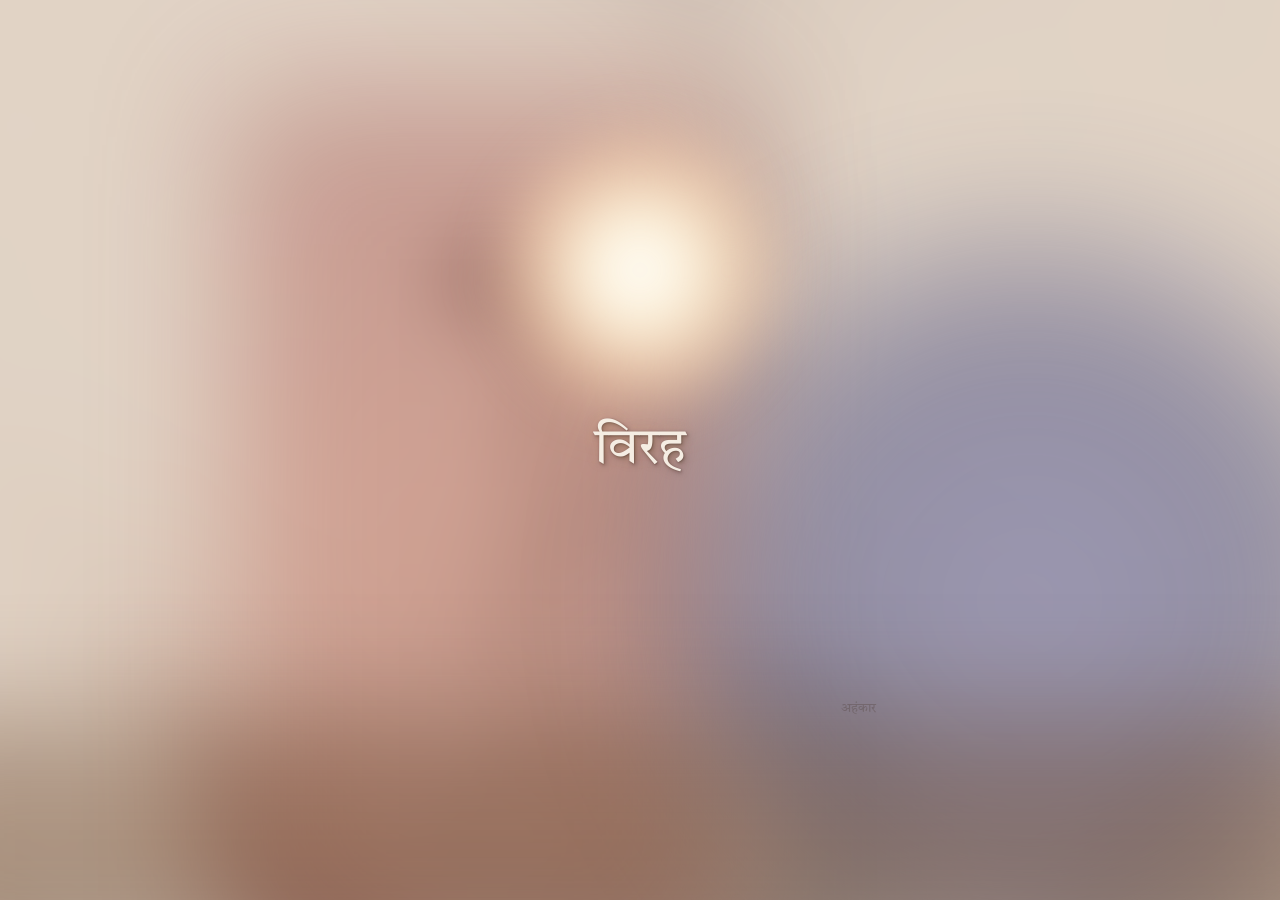
<file: index.html>
<!DOCTYPE html>
<html lang="hi">
<head>
<meta charset="UTF-8">
<meta name="viewport" content="width=device-width, initial-scale=1.0">
<title>बोधिपुरुष</title>
<link href="https://fonts.googleapis.com/css2?family=Tiro+Devanagari+Hindi&display=swap" rel="stylesheet">
<style>
:root {
  --paper: #e3d5c7;
  --ink: #3f2d22;
  --crimson: #8d2f2f;
  --indigo: #343c7a;
}

*,
*::before,
*::after { box-sizing: border-box; margin: 0; padding: 0; }

body {
  font-family: "Tiro Devanagari Hindi", serif;
  background: var(--paper);
  color: var(--ink);
  overflow: hidden;
  opacity: 1;
  transition: opacity 260ms ease;
}

body.page-transition-out { opacity: 0; }

#intro {
  position: fixed;
  inset: 0;
  display: grid;
  place-items: center;
  background: var(--paper);
}

.atm { position: absolute; transition: opacity 1.2s ease; }
.cover-bg { inset: -15%; background: url("book-cover.png") center/cover no-repeat; filter: blur(28px); opacity: .28; transform: scale(1.2); }
.crimson  { width: 500px; height: 900px; left: 18%; top: 10%; background: linear-gradient(180deg,#8d2f2f,#b34a3a,#7a251d); opacity: .35; filter: blur(70px); }
.indigo   { width: 700px; height: 700px; right: -100px; bottom: -50px; border-radius: 50%; background: radial-gradient(circle,#5159a5,#343c7a,#24274f); opacity: .45; filter: blur(80px); }
.earth    { width: 120%; height: 260px; bottom: -80px; left: -10%; background: linear-gradient(180deg,#5f3f2b,#7d573c,#3d291d); opacity: .45; filter: blur(60px); }
.lotus    { width: 300px; height: 300px; left: 50%; top: 30%; transform: translate(-50%,-50%); border-radius: 50%; background: radial-gradient(circle,#fff,rgba(255,245,220,.95),rgba(255,220,180,.55),transparent 75%); filter: blur(25px); }

#stage-word {
  position: absolute;
  left: 50%;
  top: 50%;
  transform: translate(-50%,-50%) scale(1);
  font-size: clamp(38px,8vw,108px);
  color: #f5ede3;
  opacity: 0;
  pointer-events: none;
  white-space: nowrap;
  will-change: transform, opacity;
  text-shadow:
    1px 1px 3px rgba(42,26,14,.32),
    2px 3px 6px rgba(42,26,14,.22),
    4px 5px 11px rgba(50,32,15,.15),
    7px 8px 18px rgba(58,37,16,.10),
    0 0 30px rgba(210,145,50,.16);
}

.cloud-word {
  position: absolute;
  font-family: "Tiro Devanagari Hindi", serif;
  color: var(--ink);
  opacity: 0;
  pointer-events: none;
  white-space: nowrap;
  will-change: transform, opacity;
}

@keyframes blast-in {
  0%   { opacity: 0; transform: translate(-50%,-50%) scale(0.72); }
  35%  { opacity: 1; transform: translate(-50%,-50%) scale(1); }
  65%  { opacity: .65; transform: translate(-50%,-50%) scale(.5); }
  100% { opacity: 1; transform: translate(-50%,-50%) scale(.5); }
}

#cover {
  opacity: 0;
  transform: scale(0.96);
  transition: opacity 700ms ease, transform 700ms ease;
  z-index: 2;
}
#cover.show { opacity: 1; transform: scale(1); }
#cover img {
  width: min(340px, 42vw);
  box-shadow: 0 28px 70px rgba(0,0,0,.28), 0 8px 24px rgba(0,0,0,.15);
}
</style>
</head>
<body>
<div id="intro">
  <div class="atm cover-bg"></div>
  <div class="atm crimson"></div>
  <div class="atm indigo"></div>
  <div class="atm earth"></div>
  <div class="atm lotus"></div>
  <div id="stage-word"></div>
  <div id="cover"><img src="book-cover.png" alt="बोधिपुरुष"></div>
</div>
<script src="assets/js/landing.js" defer></script>
</body>
</html>
</file>
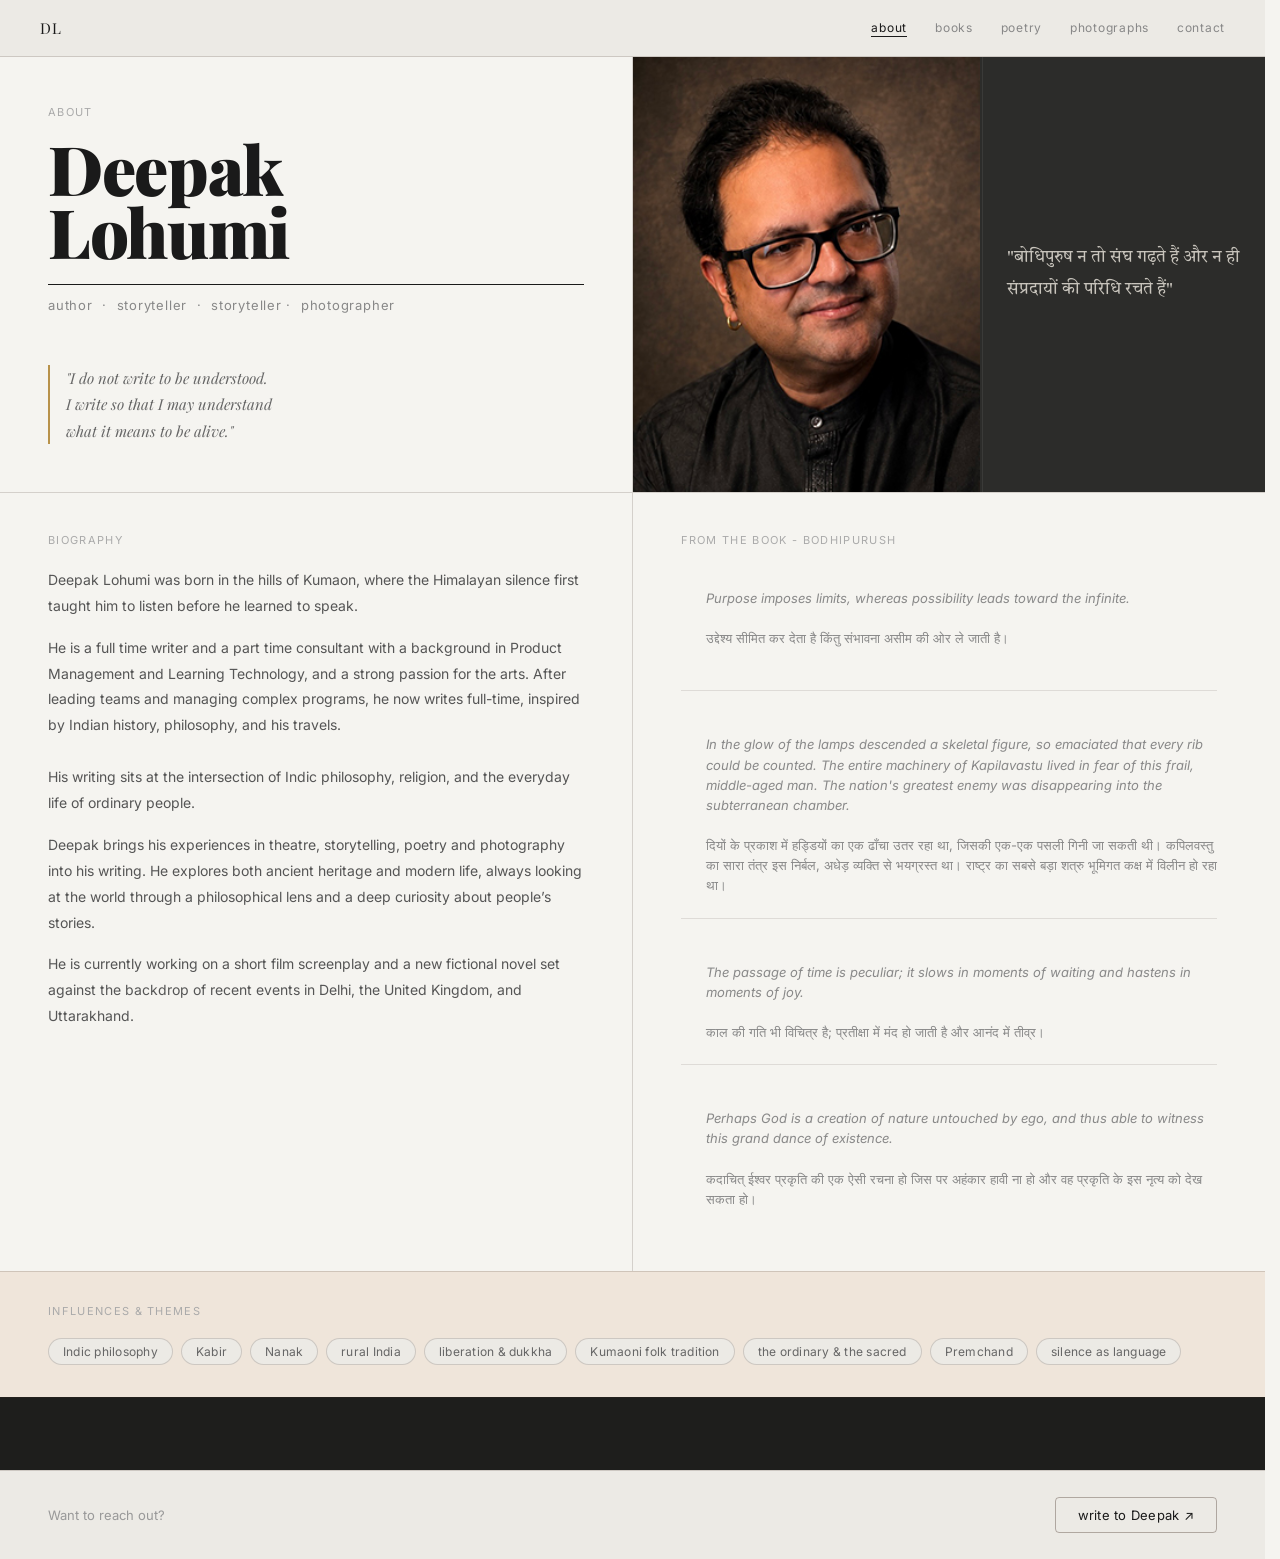
<file: about.html>
<!DOCTYPE html>
<html lang="en">
<head>
<meta charset="UTF-8">
<meta name="viewport" content="width=device-width, initial-scale=1.0">
<title>About — Deepak Lohumi</title>
<link href="https://fonts.googleapis.com/css2?family=Tiro+Devanagari+Hindi&family=Playfair+Display:ital,wght@0,700;0,900;1,400&family=Inter:wght@400;500&display=swap" rel="stylesheet">
<link rel="stylesheet" href="assets/css/common.css">
<style>
:root {
  --paper:#e3d5c7; --paper2:#efe5da; --paper3:#eceae5; --paper4:#f5f4f0;
  --ink:#3f2d22; --ink2:#1a1a1a; --muted:#888; --rule:rgba(63,45,34,.18);
  --gold:#b8924a; --crimson:#8d2f2f; --dark:#1e1e1c; --dark2:#2c2c2a;
}
*,*::before,*::after{box-sizing:border-box;margin:0;padding:0;}
body{font-family:'Inter',sans-serif;background:var(--paper4);color:var(--ink2);overflow-x:hidden;}

/* HERO */
.hero{display:grid;grid-template-columns:1fr 1fr;min-height:420px;}
.hero-left{padding:48px;display:flex;flex-direction:column;justify-content:space-between;border-right:0.5px solid var(--rule);background:var(--paper4);}
.hero-label{font-size:11px;color:#aaa;letter-spacing:.12em;text-transform:uppercase;margin-bottom:18px;}
.hero-name{font-family:'Playfair Display',serif;font-size:clamp(44px,6vw,68px);font-weight:900;color:var(--ink2);line-height:.92;letter-spacing:-.02em;}
.hero-rule{border:none;border-top:1.5px solid var(--ink2);margin:22px 0 12px;}
.hero-tagline{font-size:13px;color:var(--muted);letter-spacing:.06em;}
.hero-quote{font-family:'Playfair Display',serif;font-style:italic;font-size:15px;color:#666;line-height:1.75;border-left:2px solid var(--gold);padding-left:16px;}
.hero-right{background:var(--dark2);display:flex;flex-direction:row;align-items:stretch;}
.portrait-box{flex:0 0 55%;overflow:hidden;}
.portrait-box img{width:100%;height:100%;object-fit:cover;object-position:top center;display:block;}
.hero-right-text{flex:1;padding:32px 24px;display:flex;flex-direction:column;justify-content:center;gap:16px;border-left:0.5px solid #3a3a38;}
.hero-right-text p{font-family:'Tiro Devanagari Hindi',serif;font-size:17px;color:#c8c4bc;line-height:1.9;}

/* BODY */
.body-section{display:grid;grid-template-columns:1fr 1fr;border-top:0.5px solid var(--rule);}
.bio-col{padding:40px 48px;border-right:0.5px solid var(--rule);}
.section-label{font-size:11px;color:#aaa;letter-spacing:.12em;text-transform:uppercase;margin-bottom:20px;}
.bio-para{font-size:14px;color:#555;line-height:1.85;margin-bottom:16px;}
.stats-col{padding:40px 48px;}
.stat-row{display:flex;align-items:baseline;gap:16px;padding-bottom:22px;border-bottom:0.5px solid rgba(63,45,34,.12);margin-bottom:22px;}
.stat-row:last-child{border-bottom:none;margin-bottom:0;}
.stat-num{font-family:'Playfair Display',serif;font-size:40px;font-weight:900;color:var(--ink2);line-height:1;}
.stat-desc{font-size:13px;color:var(--muted);line-height:1.55;}

/* INFLUENCES */
.influences{padding:32px 48px;border-top:0.5px solid var(--rule);background:var(--paper2);}
.chips{display:flex;flex-wrap:wrap;gap:8px;margin-top:16px;}
.chip{font-size:12px;color:#666;border:0.5px solid var(--rule);padding:5px 14px;border-radius:20px;background:var(--paper3);letter-spacing:.02em;}

/* AWARDS */
.awards{padding:36px 48px;border-top:0.5px solid var(--rule);background:var(--dark);}
.awards .section-label{color:#555;}
.award-grid{display:grid;grid-template-columns:1fr 1fr;gap:14px;margin-top:18px;}
.award-item{padding:16px 18px;border:0.5px solid #333;border-radius:6px;}
.award-title{font-size:13px;font-weight:500;color:#d8d5d0;margin-bottom:4px;}
.award-year{font-size:12px;color:#666;}

/* CTA */
.cta{padding:26px 48px;display:flex;align-items:center;justify-content:space-between;background:var(--paper3);border-top:0.5px solid var(--rule);}
.cta-text{font-size:13px;color:#999;}
.cta-btn{font-size:13px;color:var(--ink2);border:0.5px solid rgba(63,45,34,.35);background:transparent;padding:9px 22px;border-radius:4px;cursor:pointer;font-family:'Inter',sans-serif;letter-spacing:.02em;transition:background .2s;}
.cta-btn:hover{background:var(--paper2);}

/* MOBILE */
@media(max-width:768px){
  .hero{grid-template-columns:1fr;min-height:auto;}
  .hero-left{padding:32px 20px;border-right:none;border-bottom:0.5px solid var(--rule);gap:24px;}
  .hero-right{flex-direction:column;min-height:280px;}
  .portrait-box{flex:0 0 440px;}
  .hero-right-text{border-left:none;border-top:0.5px solid #3a3a38;padding:22px 20px;}
  .hero-right-text p{font-size:15px;}
  .body-section{grid-template-columns:1fr;}
  .bio-col{padding:28px 20px;border-right:none;border-bottom:0.5px solid var(--rule);}
  .stats-col{padding:28px 20px;}
  .stat-num{font-size:34px;}
  .influences{padding:24px 20px;}
  .awards{padding:24px 20px;}
  .award-grid{grid-template-columns:1fr;}
  .cta{padding:22px 20px;flex-direction:column;gap:14px;text-align:center;}
}
</style>
</head>
<body>

<div class="mobile-menu" id="mobileMenu">
  <div class="mobile-menu-deco"></div>
  <a href="about.html" class="active">about</a>
  <a href="#">books</a>
  <a href="poetry.html">poetry</a>
  <a href="photographs.html">photographs</a>
  <a href="contact.html">contact</a>
</div>

<nav class="nav">
  <a class="nav-logo nav-logo-link" href="index_.html">DL</a>
  <div class="nav-links">
    <a href="about.html" class="active">about</a>
    <a href="#">books</a>
    <a href="poetry.html">poetry</a>
    <a href="photographs.html">photographs</a>
    <a href="contact.html">contact</a>
  </div>
  <button class="hamburger" id="hamburger"><span></span><span></span><span></span></button>
</nav>

<div class="hero">
  <div class="hero-left">
    <div>
      <div class="hero-label">about</div>
      <div class="hero-name">Deepak<br>Lohumi</div>
      <hr class="hero-rule">
      <div class="hero-tagline">author &nbsp;·&nbsp; storyteller&nbsp; ·&nbsp; storyteller&nbsp;·&nbsp; photographer</div>
    </div>
    <div class="hero-quote">"I do not write to be understood.<br>I write so that I may understand<br>what it means to be alive."</div>
  </div>
  <div class="hero-right">
    <div class="portrait-box"><img src="deepak1.jpg" alt="Deepak Lohumi"></div>
    <div class="hero-right-text">
      <p>"बोधिपुरुष न तो संघ गढ़ते हैं और न ही संप्रदायों की परिधि रचते हैं"</p>
    </div>
  </div>
</div>

<div class="body-section">
  <div class="bio-col">
    <div class="section-label">biography</div>
    <p class="bio-para">Deepak Lohumi was born in the hills of Kumaon, where the Himalayan silence first taught him to listen before he learned to speak.&nbsp;</p>
    <p class="bio-para">He is a full time writer and a part time consultant with a background in Product Management and Learning Technology, and a strong passion for the arts. After leading teams and managing complex programs, he now writes full-time, inspired by Indian history, philosophy, and his travels.<br>
      <br>
      His writing sits at the intersection of Indic philosophy, religion, and the everyday life of ordinary people.&nbsp; </p>
<p class="bio-para">Deepak brings his experiences in theatre, storytelling, poetry and photography into his writing. He explores both ancient heritage and modern life, always looking at the world through a philosophical lens and a deep curiosity about people’s stories.</p>
    <p class="bio-para">He is currently working on a short film screenplay and a new fictional novel set against the backdrop of recent events in Delhi, the United Kingdom, and Uttarakhand.</p>
  </div>
  <div class="stats-col">
    <div class="section-label">from the book - Bodhipurush&nbsp;&nbsp;</div>
    <div class="stat-row"><div class="stat-num">&nbsp;</div><div class="stat-desc"><em>Purpose imposes limits, whereas possibility leads toward the infinite.<br>
    </em> <br>
उद्देश्य सीमित कर देता है किंतु संभावना असीम की ओर&nbsp;ले जाती है। <br>
        <br>
    </div></div>
    <div class="stat-row"><div class="stat-num">&nbsp;</div><div class="stat-desc"><i>In the glow of the lamps descended a skeletal figure, so emaciated that every rib could be counted. The entire machinery of Kapilavastu lived in fear of this frail, middle-aged man. The nation's greatest enemy was disappearing into the subterranean chamber. </i><br>
        <br>
दियों के प्रकाश में हड्डियों का एक ढाँचा उतर रहा था, जिसकी एक-एक पसली गिनी जा सकती थी। कपिलवस्तु का सारा तंत्र इस निर्बल, अधेड़ व्यक्ति से भयग्रस्त था। राष्ट्र का सबसे बड़ा शत्रु भूमिगत कक्ष में विलीन हो रहा था।&nbsp;</div></div>
    <div class="stat-row"><div class="stat-num">&nbsp;</div><div class="stat-desc"><i>The passage of time is peculiar; it slows in moments of waiting and hastens in moments of joy.</i><br>
        <br>
    काल की गति भी विचित्र है; प्रतीक्षा में मंद हो जाती है और आनंद में तीव्र।&nbsp;</div></div>
    <div class="stat-row"><div class="stat-num">&nbsp;</div><div class="stat-desc"><em>Perhaps God is a creation of nature untouched by ego, and thus able to witness this grand dance of existence.</em><br>
<br>
    कदाचित् ईश्वर प्रकृति की एक ऐसी रचना हो जिस पर अहंकार हावी ना हो और वह प्रकृति के इस नृत्य को देख सकता हो।</div></div>
  </div>
</div>

<div class="influences">
  <div class="section-label">influences &amp; themes</div>
  <div class="chips">
    <span class="chip">Indic philosophy</span><span class="chip">Kabir</span><span class="chip">Nanak</span>
    <span class="chip">rural India</span><span class="chip">liberation &amp; dukkha</span><span class="chip">Kumaoni folk tradition</span>
    <span class="chip">the ordinary &amp; the sacred</span><span class="chip">Premchand</span><span class="chip">silence as language</span>
  </div>
</div>

<div class="awards">
  
</div>

<div class="cta">
  <span class="cta-text">Want to reach out?</span>
  <a href="contact.html"><button class="cta-btn">write to Deepak ↗</button></a>
</div>

<script src="assets/js/nav-links.js" defer></script>
<script src="assets/js/nav.js" defer></script>
</body>
</html>
</file>
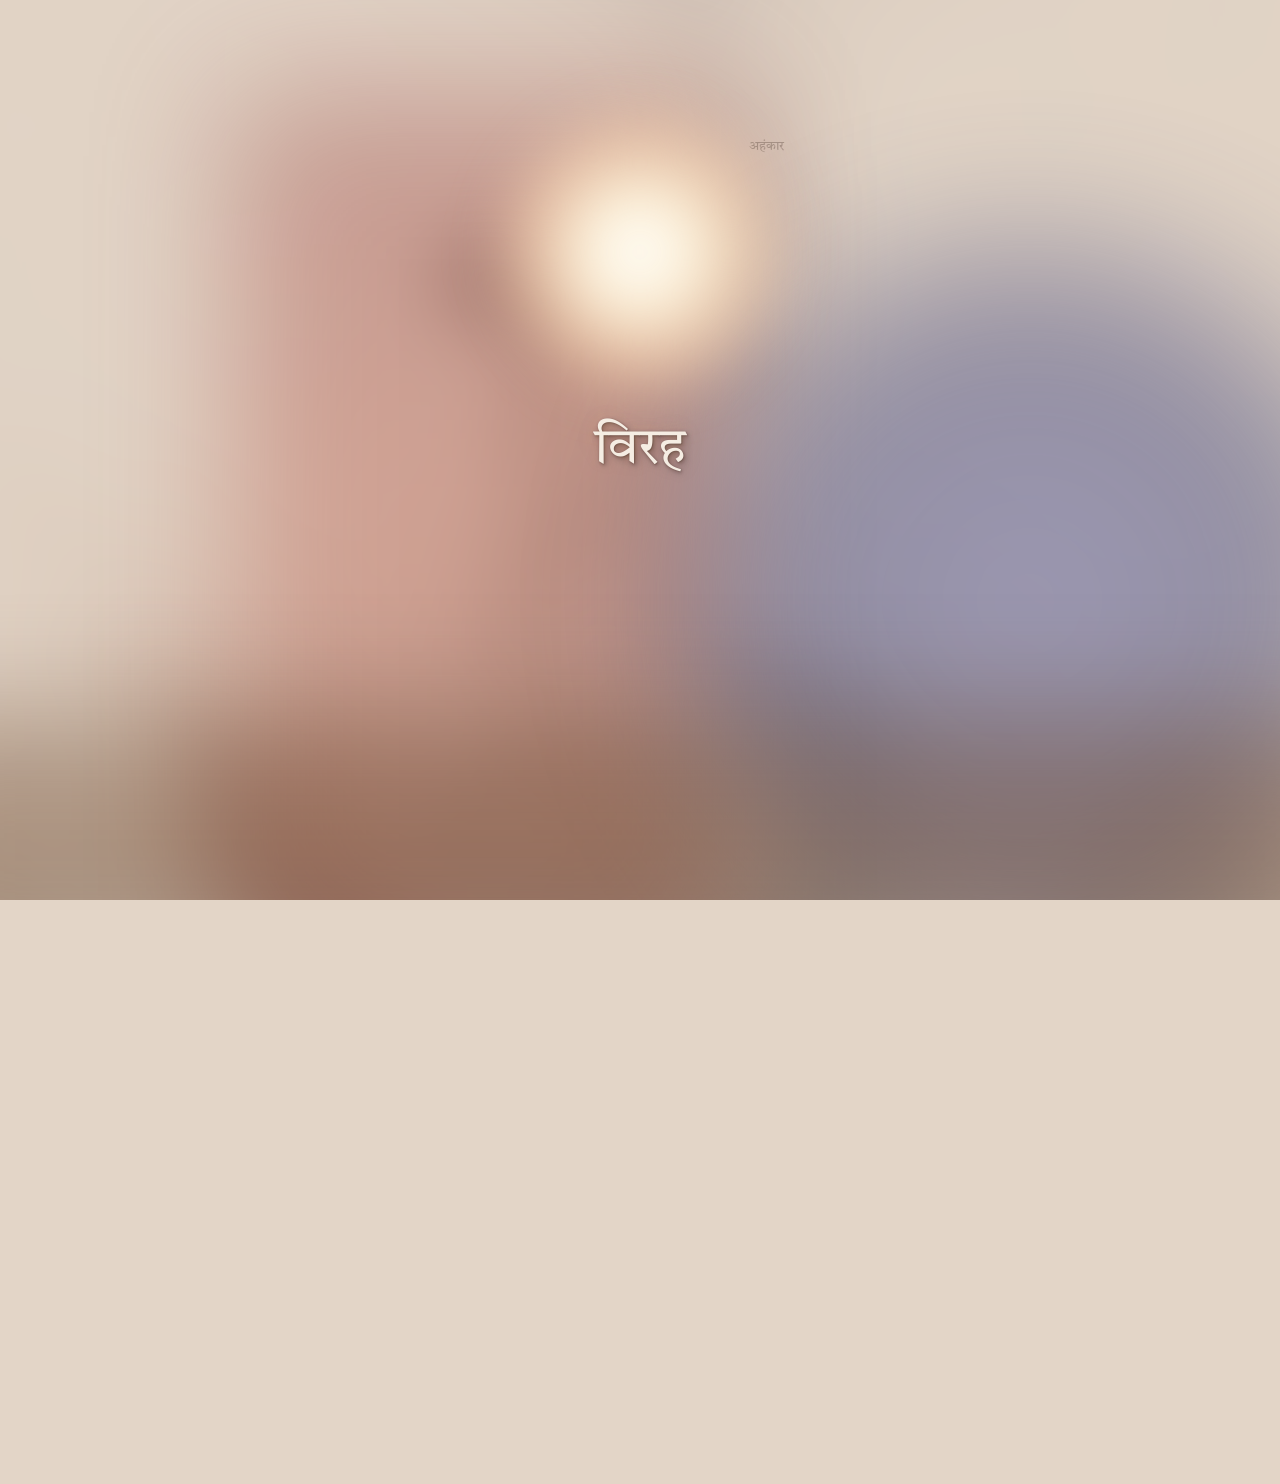
<file: bodhipurush_v3.html>
<!DOCTYPE html>
<html lang="hi">
<head>
<meta charset="UTF-8">
<meta name="viewport" content="width=device-width, initial-scale=1.0">
<title>बोधिपुरुष</title>
<link href="https://fonts.googleapis.com/css2?family=Tiro+Devanagari+Hindi&display=swap" rel="stylesheet">
<style>
:root {
  --paper: #e3d5c7;
  --ink: #3f2d22;
  --gold: #b8924a;
  --crimson: #8d2f2f;
  --indigo: #343c7a;
  --card-bg: rgba(255,255,255,0.45);
}

*, *::before, *::after { box-sizing: border-box; margin: 0; padding: 0; }

body {
  font-family: 'Tiro Devanagari Hindi', serif;
  background: var(--paper);
  color: var(--ink);
  overflow-x: hidden;
}

/* ─── INTRO ─────────────────────────────────── */
#intro {
  position: fixed; inset: 0; z-index: 100;
  background: var(--paper); overflow: hidden;
  transition: opacity 1.6s ease;
}
.atm { position: absolute; transition: opacity 1.8s ease; }
.cover-bg { inset: -15%; background: url('book-cover.png') center/cover no-repeat; filter: blur(28px); opacity: .28; transform: scale(1.2); }
.crimson  { width: 500px; height: 900px; left: 18%; top: 10%; background: linear-gradient(180deg,#8d2f2f,#b34a3a,#7a251d); opacity: .35; filter: blur(70px); }
.indigo   { width: 700px; height: 700px; right: -100px; bottom: -50px; border-radius: 50%; background: radial-gradient(circle,#5159a5,#343c7a,#24274f); opacity: .45; filter: blur(80px); }
.earth    { width: 120%; height: 260px; bottom: -80px; left: -10%; background: linear-gradient(180deg,#5f3f2b,#7d573c,#3d291d); opacity: .45; filter: blur(60px); }
.lotus    { width: 300px; height: 300px; left: 50%; top: 28%; transform: translate(-50%,-50%); border-radius: 50%; background: radial-gradient(circle,#fff,rgba(255,245,220,.95),rgba(255,220,180,.55),transparent 75%); filter: blur(25px); }

/* centre stage word */
#stage-word {
  position: absolute; left: 50%; top: 50%;
  transform: translate(-50%,-50%) scale(1);
  font-size: clamp(38px,8vw,108px);
  font-weight: 400; white-space: nowrap;
  color: #f5ede3;
  opacity: 0;
  pointer-events: none;
  will-change: transform, opacity;
  /* soft depth + wide diffused warm glow */
  text-shadow:
    1px 1px 3px rgba(42,26,14,.32),
    2px 3px 6px rgba(42,26,14,.22),
    4px 5px 11px rgba(50,32,15,.15),
    7px 8px 18px rgba(58,37,16,.10),
    11px 13px 28px rgba(30,10,0,.07),
    18px 20px 45px rgba(20,8,0,.04),
    0 0 30px rgba(210,145,50,.16),
    0 0 70px rgba(185,110,25,.08),
    0 0 130px rgba(140,70,15,.04);
}

/* cloud words — placed by JS */
.cloud-word {
  position: absolute;
  font-family: 'Tiro Devanagari Hindi', serif;
  color: var(--ink);
  opacity: 0;
  pointer-events: none;
  white-space: nowrap;
  will-change: transform, opacity;
}

/* blast pulse on the stage word */
@keyframes blast-in {
  0%   {
    opacity: 0;
    transform: translate(-50%,-50%) scale(0.72);
    text-shadow:
     1px 1px 3px rgba(42,26,14,.16),
     2px 3px 6px rgba(42,26,14,.10),
     4px 5px 11px rgba(50,32,15,.07),
	 7px 8px 18px rgba(58,37,16,.05),
      0 0 20px rgba(210,145,50,.07),
      0 0 50px rgba(185,110,25,.04);
  }
  35%  {
    opacity: 1;
    transform: translate(-50%,-50%) scale(1);
    text-shadow:
      1px 1px 3px rgba(42,26,14,.38),
      2px 3px 6px rgba(42,26,14,.26),
      4px 5px 11px rgba(50,32,15,.18),
      7px 8px 18px rgba(58,37,16,.12),
      11px 13px 28px rgba(30,10,0,.08),
      18px 20px 45px rgba(20,8,0,.05),
      0 0 32px rgba(210,145,50,.32),
      0 0 75px rgba(185,110,25,.16),
      0 0 140px rgba(140,70,15,.08);
  }
  65%  {
    opacity: .65;
    transform: translate(-50%,-50%) scale(.5);
    text-shadow:
      1px 1px 3px rgba(42,26,14,.32),
      2px 3px 6px rgba(42,26,14,.22),
      4px 5px 11px rgba(50,32,15,.15),
      7px 8px 18px rgba(58,37,16,.10),
      11px 13px 28px rgba(30,10,0,.07),
      18px 20px 45px rgba(20,8,0,.04),
      0 0 30px rgba(210,145,50,.16),
      0 0 70px rgba(185,110,25,.08),
      0 0 130px rgba(140,70,15,.04);
  }
  100% {
    opacity: 1;
    transform: translate(-50%,-50%) scale(.5);
  }
}

#cover { position: absolute; inset: 0; display: flex; align-items: center; justify-content: center; opacity: 0; transition: 1.4s cubic-bezier(.4,0,.2,1); }
#cover.show { opacity: 1; }
#cover img { width: min(340px,40vw); }

/* ─── NAV ─── DESKTOP ────────────────────────── */
.nav {
  position: fixed; top: 0; left: 0; right: 0; z-index: 50;
  padding: 18px 40px;
  background: #eceae5;
  display: flex; justify-content: space-between; align-items: center;
  transform: translateY(-100%); opacity: 0;
  transition: transform 1s, opacity 1s;
}
.nav.show { transform: translateY(0); opacity: 1; }
.nav-brand { font-size: 15px; font-weight: 700; letter-spacing: .18em; color: var(--ink); opacity: .7; }
.nav-links { display: flex; gap: 28px; font-size: 15px; }
.nav-links a { color: var(--ink); text-decoration: none; opacity: .75; transition: opacity .2s; }
.nav-links a:hover { opacity: 1; }

/* ─── HAMBURGER (mobile only) ──────────────── */
.hamburger {
  display: none;
  flex-direction: column; gap: 5px;
  cursor: pointer; padding: 4px;
  background: none; border: none;
}
.hamburger span {
  display: block; width: 24px; height: 2px;
  background: var(--ink); border-radius: 2px;
  transition: transform .3s, opacity .3s;
}
.hamburger.open span:nth-child(1) { transform: translateY(7px) rotate(45deg); }
.hamburger.open span:nth-child(2) { opacity: 0; }
.hamburger.open span:nth-child(3) { transform: translateY(-7px) rotate(-45deg); }

/* mobile drawer */
.mobile-menu {
  position: fixed; top: 0; left: 0; right: 0; bottom: 0; z-index: 49;
  background: var(--paper);
  display: flex; flex-direction: column;
  align-items: center; justify-content: center;
  gap: 36px;
  transform: translateX(100%);
  transition: transform .4s cubic-bezier(.77,0,.175,1);
  pointer-events: none;
}
.mobile-menu.open { transform: translateX(0); pointer-events: all; }
.mobile-menu a {
  font-size: 28px; color: var(--ink); text-decoration: none;
  opacity: 0; transform: translateY(20px);
  transition: opacity .3s, transform .3s;
}
.mobile-menu.open a {
  opacity: 1; transform: translateY(0);
}
.mobile-menu.open a:nth-child(1) { transition-delay: .12s; }
.mobile-menu.open a:nth-child(2) { transition-delay: .20s; }
.mobile-menu.open a:nth-child(3) { transition-delay: .28s; }
.mobile-menu.open a:nth-child(4) { transition-delay: .36s; }
.mobile-menu.open a:nth-child(5) { transition-delay: .44s; }
.mobile-menu-accent {
  position: absolute; right: -80px; top: 20%;
  width: 350px; height: 350px; border-radius: 50%;
  background: radial-gradient(circle, rgba(141,47,47,.3), transparent 70%);
  pointer-events: none;
}

/* ─── SITE ───────────────────────────────────── */
#site { opacity: 0; transition: 1s; }
#site.show { opacity: 1; }

/* ─── HERO ───────────────────────────────────── */
.hero {
  min-height: 100svh;
  display: grid;
  grid-template-columns: 1fr 1fr;
  padding-top: 64px;
}
.hero-left {
  display: flex; align-items: center; justify-content: center;
  padding: 60px 48px;
  border-right: 0.5px solid rgba(63,45,34,.15);
}
.hero-cover {
  width: min(280px,38vw);
  box-shadow: 0 28px 70px rgba(0,0,0,.28), 0 8px 24px rgba(0,0,0,.15);
}
.hero-right {
  display: flex; flex-direction: column; justify-content: center;
  padding: 60px 56px 60px 52px;
}
.synopsis-label {
  font-size: 11px; letter-spacing: .14em; text-transform: uppercase;
  color: var(--gold); margin-bottom: 22px; opacity: .85;
}
.synopsis-rule {
  width: 36px; height: 1.5px;
  background: linear-gradient(90deg, var(--crimson), var(--gold));
  margin-bottom: 28px; border: none;
}
.synopsis-text {
  font-size: clamp(14px,1.1vw,16px);
  line-height: 2.1;
  color: var(--ink);
  opacity: .82;
}
.scroll-ind {
  margin-top: 40px; display: flex; flex-direction: column;
  align-items: flex-start; gap: 8px; font-size: 12px; opacity: .4;
  letter-spacing: .08em;
}
.scroll-line { width: 1px; height: 32px; background: linear-gradient(to bottom, transparent, var(--gold)); }
@media (max-width: 768px) {
  .hero { grid-template-columns: 1fr; min-height: auto; padding-top: 56px; }
  .hero-left { padding: 40px 24px 32px; border-right: none; border-bottom: 0.5px solid rgba(63,45,34,.15); }
  .hero-cover { width: min(220px, 60vw); }
  .hero-right { padding: 36px 24px 48px; }
  .synopsis-text { font-size: 15px; line-height: 2.0; }
  .scroll-ind { align-items: center; margin-top: 32px; }
}

/* ═══════════════════════════════════════════════
   DESKTOP SCRUBBER
═══════════════════════════════════════════════ */
.scrubber-desktop {
  padding: 90px 40px 100px;
  background: #efe5da;
}
.scrubber-desktop h2 {
  text-align: center; margin-bottom: 64px;
  font-size: clamp(22px,3vw,34px); letter-spacing: .05em;
}

.track-wrap {
  max-width: 1060px; margin: 0 auto;
  position: relative; padding: 0 8px;
}

/* the line */
.track-line {
  height: 2px;
  background: #ccb9a6;
  position: relative;
  margin: 0 8px;
}
.track-fill {
  position: absolute; left: 0; top: 0; height: 100%; width: 0;
  background: linear-gradient(90deg, var(--crimson), var(--gold), var(--indigo));
  transition: width .45s cubic-bezier(.4,0,.2,1);
}

/* nodes row */
.nodes-row {
  display: flex;
  justify-content: space-between;
  position: relative;
  top: -9px;
  padding: 0 0;
}
.node-btn {
  display: flex; flex-direction: column; align-items: center;
  gap: 10px; cursor: pointer; position: relative;
  background: none; border: none;
  padding: 0 4px 0;
}
.node-dot {
  width: 16px; height: 16px; border-radius: 50%;
  background: #fff; border: 2px solid var(--gold);
  transition: transform .25s, background .25s, box-shadow .25s;
}
.node-btn:hover .node-dot,
.node-btn.active .node-dot {
  background: var(--gold);
  transform: scale(1.5);
  box-shadow: 0 0 22px rgba(184,146,74,.5);
}
.node-btn.visited .node-dot { background: #d9c08c; }
.node-label {
  font-size: 12px; color: var(--ink); opacity: .55;
  transition: opacity .25s;
  white-space: nowrap;
  margin-top: 6px;
  letter-spacing: .03em;
}
.node-btn:hover .node-label,
.node-btn.active .node-label { opacity: 1; font-weight: 600; }

/* tooltip above node */
.node-tooltip {
  position: absolute;
  bottom: calc(100% + 14px);
  left: 50%; transform: translateX(-50%);
  background: var(--ink); color: var(--paper);
  padding: 6px 12px; border-radius: 8px;
  font-size: 13px; white-space: nowrap;
  pointer-events: none;
  opacity: 0; transform: translateX(-50%) translateY(6px);
  transition: opacity .2s, transform .2s;
}
.node-tooltip::after {
  content: ''; position: absolute; top: 100%; left: 50%;
  transform: translateX(-50%);
  border: 6px solid transparent;
  border-top-color: var(--ink);
}
.node-btn:hover .node-tooltip {
  opacity: 1; transform: translateX(-50%) translateY(0);
}

/* detail card – desktop */
.detail-card {
  max-width: 680px; margin: 60px auto 0;
  background: var(--card-bg);
  border-radius: 18px; padding: 36px 40px;
  text-align: center;
  backdrop-filter: blur(6px);
  border: 1px solid rgba(184,146,74,.2);
  transition: opacity .3s;
}
.detail-chapter-num {
  font-size: 13px; letter-spacing: .12em; opacity: .55;
  text-transform: uppercase; margin-bottom: 10px;
}
.detail-chapter-name { font-size: 28px; margin-bottom: 12px; }
.detail-chapter-desc { font-size: 16px; opacity: .7; line-height: 1.7; }

/* ═══════════════════════════════════════════════
   MOBILE SWIPE CAROUSEL
═══════════════════════════════════════════════ */
.scrubber-mobile {
  display: none;
  padding: 60px 0 80px;
  background: #efe5da;
  overflow: hidden;
}
.scrubber-mobile h2 {
  text-align: center; margin-bottom: 40px;
  font-size: 24px; padding: 0 20px;
}

/* progress dots */
.progress-dots {
  display: flex; justify-content: center; gap: 7px;
  margin-bottom: 28px;
}
.progress-dot {
  width: 7px; height: 7px; border-radius: 50%;
  background: #ccb9a6; transition: background .3s, transform .3s;
}
.progress-dot.active { background: var(--gold); transform: scale(1.4); }
.progress-dot.visited { background: #d9c08c; }

/* swipe track */
.swipe-track-outer {
  overflow: hidden;
  cursor: grab;
  user-select: none;
  -webkit-user-select: none;
}
.swipe-track-outer:active { cursor: grabbing; }
.swipe-track {
  display: flex;
  transition: transform .4s cubic-bezier(.4,0,.2,1);
  will-change: transform;
}
.swipe-card {
  flex: 0 0 calc(100vw - 64px);
  margin: 0 12px;
  background: var(--card-bg);
  border-radius: 18px;
  padding: 36px 28px;
  text-align: center;
  border: 1px solid rgba(184,146,74,.2);
  backdrop-filter: blur(6px);
  box-shadow: 0 8px 32px rgba(63,45,34,.08);
}
.swipe-card-num { font-size: 12px; letter-spacing: .14em; opacity: .5; margin-bottom: 8px; }
.swipe-card-name { font-size: 26px; margin-bottom: 14px; }
.swipe-card-desc { font-size: 15px; opacity: .7; line-height: 1.75; }
.swipe-card-index { margin-top: 20px; font-size: 12px; opacity: .4; }

/* swipe hint */
.swipe-hint {
  text-align: center; margin-top: 22px;
  font-size: 13px; opacity: .45;
  display: flex; align-items: center; justify-content: center; gap: 6px;
}
.swipe-arrow { font-size: 18px; }

/* ─── SHOW/HIDE per viewport ─────────────────── */
@media (min-width: 769px) {
  .scrubber-mobile { display: none !important; }
  .hamburger { display: none !important; }
  .mobile-menu { display: none !important; }
}
@media (max-width: 768px) {
  .scrubber-desktop { display: none !important; }
  .scrubber-mobile { display: block !important; }
  .nav-links { display: none !important; }
  .hamburger { display: flex !important; }
  .nav { padding: 14px 20px; }
}
</style>
</head>
<body>

<!-- ─── INTRO ─── -->
<div id="intro">
  <div class="atm cover-bg"></div>
  <div class="atm crimson"></div>
  <div class="atm indigo"></div>
  <div class="atm earth"></div>
  <div class="atm lotus"></div>
  <div id="stage-word"></div>
  <div id="cover"><img src="book-cover.png" alt="बोधिपुरुष"></div>
</div>

<!-- ─── MOBILE DRAWER ─── -->
<div class="mobile-menu" id="mobileMenu">
  <div class="mobile-menu-accent"></div>
  <a href="#">About</a>
  <a href="#">Books</a>
  <a href="#">Poetry</a>
  <a href="#">Photographs</a>
  <a href="#">Contact</a>
</div>

<!-- ─── NAV ─── -->
<nav class="nav" id="nav">
  <div class="nav-brand">DL</div>
  <div class="nav-links">
    <a href="#">About</a>
    <a href="#">Books</a>
    <a href="#">Poetry</a>
    <a href="#">Photographs</a>
    <a href="#">Contact</a>
  </div>
  <button class="hamburger" id="hamburger" aria-label="Menu">
    <span></span><span></span><span></span>
  </button>
</nav>

<!-- ─── MAIN SITE ─── -->
<div id="site">

  <!-- Hero -->
  <section class="hero">
    <div class="hero-left">
      <img class="hero-cover" src="book-cover.png" alt="बोधिपुरुष">
    </div>
    <div class="hero-right">
      <div class="synopsis-label">संक्षेप</div>
      <hr class="synopsis-rule">
      <p class="synopsis-text">छठी शताब्दी ईसा-पूर्व की पृष्ठभूमि पर आधारित "बोधिपुरुष: माया, छल और ज्ञानोदय" एक ऐसी दार्शनिक कृति है, जो पाठक को उस निर्धन कृषक से साक्षात्कार कराती है जिसने सिद्धार्थ के बुद्धत्व के पथ को आलोकित किया। यह उपन्यास केवल एक ऐतिहासिक कथा ही नहीं, अपितु भारतीय दर्शन और मानवीय संवेदनाओं का समावेश भी है। एक मनुष्य के अहंकार, भय, क्रोध, वासना, प्रेम, करुणा और छल को छूता हुआ यह उपन्यास पाठक को विविध भारतीय दार्शनिक परंपराओं से परिचित कराता है।</p>
      <div class="scroll-ind">
        <div class="scroll-line"></div>
        <span>अध्याय यात्रा</span>
      </div>
    </div>
  </section>

  <!-- ════ DESKTOP SCRUBBER ════ -->
  <section class="scrubber-desktop">
    <h2>अध्याय यात्रा</h2>
    <div class="track-wrap">
      <div class="track-line"><div class="track-fill" id="desktopFill"></div></div>
      <div class="nodes-row" id="desktopNodes"></div>
    </div>
    <div class="detail-card" id="desktopCard">
      <div class="detail-chapter-num" id="dNum"></div>
      <div class="detail-chapter-name" id="dName"></div>
      <div class="detail-chapter-desc" id="dDesc"></div>
    </div>
  </section>

  <!-- ════ MOBILE CAROUSEL ════ -->
  <section class="scrubber-mobile">
    <h2>अध्याय यात्रा</h2>
    <div class="progress-dots" id="mobileDots"></div>
    <div class="swipe-track-outer" id="swipeOuter">
      <div class="swipe-track" id="swipeTrack"></div>
    </div>
    <div class="swipe-hint">
      <span class="swipe-arrow">←</span> स्वाइप करें <span class="swipe-arrow">→</span>
    </div>
  </section>

</div><!-- /#site -->

<script>
/* ─── DATA ─── */
const chapters = [
  ["१","नंदा","एक किसान का परिचय"],
  ["२","अंतर्द्वंद","भीतर उठती हलचल"],
  ["३","सिद्धार्थ","एक राजकुमार की छाया"],
  ["४","मन्दक","छल और लालसा"],
  ["५","संन्यास","त्याग का पहला क्षण"],
  ["६","माया","संसार की माया"],
  ["७","छल","विश्वासघात"],
  ["८","हरिकेशबल","रहस्यमय साधु"],
  ["९","अंकुरण","ज्ञान का अंकुर"],
  ["१०","ज्ञानोदय","उत्तर मिलता है"],
  ["११","महामारी","मृत्यु का सामना"],
  ["१२","चांडाल","समाज की सीमाएँ"],
  ["१३","ज्ञान","नई शुरुआत"]
];

/* ─── INTRO ANIMATION ─── */
const words = ["अहंकार","विरह","दमन","विक्षिप्तता","भक्ति","माया","लोभ","वासना","छल","स्वप्न","वैराग्य","मृत्यु","बोध","मुक्ति"];
const wait = m => new Promise(r => setTimeout(r, m));

// Sizes for cloud words — vary by "weight" of word
const cloudSizes = [13,15,17,14,18,13,16,14,15,17,16,18,15,22];

// Safe zones to avoid centre (where cover will appear)
function safeCloudPos() {
  const W = window.innerWidth, H = window.innerHeight;
  const cx = W / 2, cy = H / 2;
  const avoid = { x: cx - W*0.22, y: cy - H*0.28, w: W*0.44, h: H*0.56 };
  let x, y, tries = 0;
  do {
    x = 0.06*W + Math.random() * 0.88*W;
    y = 0.06*H + Math.random() * 0.88*H;
    tries++;
  } while (
    tries < 40 &&
    x > avoid.x && x < avoid.x + avoid.w &&
    y > avoid.y && y < avoid.y + avoid.h
  );
  return { x, y };
}

// Assign each word a unique float keyframe
function injectFloatKeyframe(id, dx, dy) {
  const style = document.createElement('style');
  style.textContent = `
    @keyframes float-${id} {
      0%   { transform: translate(0px, 0px) rotate(${-1.5 + Math.random()*3}deg); }
      33%  { transform: translate(${dx*0.6}px, ${dy*0.4}px) rotate(${-1+Math.random()*2}deg); }
      66%  { transform: translate(${dx*-0.4}px, ${dy*0.7}px) rotate(${Math.random()*2}deg); }
      100% { transform: translate(0px, 0px) rotate(${-1.5+Math.random()*3}deg); }
    }
  `;
  document.head.appendChild(style);
}

const stageEl = document.getElementById('stage-word');
const cloudEls = []; // track placed cloud words

async function runIntro() {
  for (let i = 0; i < words.length; i++) {
    // 1 — flash word centre-stage with blast animation
    stageEl.textContent = words[i];
    stageEl.style.animation = 'none';
    stageEl.style.opacity = '0';
    stageEl.style.transform = 'translate(-50%,-50%) scale(1)';
    // force reflow so animation restarts cleanly
    void stageEl.offsetWidth;
    stageEl.style.transition = 'none';
    stageEl.style.animation = 'blast-in 2s cubic-bezier(.2,0,.4,1) forwards';

    await wait(i === words.length - 1 ? 350 : 650);

    // 2 — shrink and fly to cloud position
    const pos = safeCloudPos();
    const dx = 4 + Math.random() * 7;
    const dy = 3 + Math.random() * 5;
    const floatId = `w${i}`;
    injectFloatKeyframe(floatId, dx, dy);

    // create the cloud element
    const el = document.createElement('div');
    el.className = 'cloud-word';
    el.textContent = words[i];
    el.style.cssText = `
      left: ${pos.x}px; top: ${pos.y}px;
      font-size: ${cloudSizes[i]}px;
      opacity: 0;
      transform: translate(-50%,-50%);
    `;
    document.getElementById('intro').appendChild(el);
    cloudEls.push(el);

    // fade stage word out and cloud word in simultaneously
    stageEl.style.animation = 'none';
stageEl.style.transition = 'opacity 0.22s ease, transform 0.28s cubic-bezier(.4,0,.6,1)';
    stageEl.style.opacity = '0';
stageEl.style.transform = 'translate(-50%,-50%) scale(0.38)';

    // slight delay then materialise cloud word
    setTimeout(() => {
      el.style.transition = 'opacity 0.35s ease';
      el.style.opacity = String(0.10 + Math.random() * .3);
      // start floating after it appears
      setTimeout(() => {
        const dur = 5 + Math.random() * 120;
        const delay = Math.random() * 12;
        el.style.animation = `float-${floatId} ${dur}s ${delay}s ease-in-out infinite`;
      }, 400);
    }, 80);

    await wait(60); // brief gap before next word flashes
  }

  // — all words placed — show cover over the cloud —
  await wait(300);
  document.getElementById('cover').classList.add('show');
  setTimeout(() => document.getElementById('nav').classList.add('show'), 500);
  setTimeout(() => {
    document.querySelectorAll('.atm').forEach(e => e.style.opacity = '0');
    document.getElementById('site').classList.add('show');
  }, 1800);
  setTimeout(() => {
    const intro = document.getElementById('intro');
    intro.style.opacity = '0';
    setTimeout(() => intro.style.display = 'none', 1600);
  }, 3200);
}
runIntro();

/* ─── HAMBURGER ─── */
const hamburger = document.getElementById('hamburger');
const mobileMenu = document.getElementById('mobileMenu');

hamburger.addEventListener('click', () => {
  hamburger.classList.toggle('open');
  mobileMenu.classList.toggle('open');
});
mobileMenu.querySelectorAll('a').forEach(a =>
  a.addEventListener('click', () => {
    hamburger.classList.remove('open');
    mobileMenu.classList.remove('open');
  })
);

/* ─── DESKTOP SCRUBBER ─── */
const nodesRow  = document.getElementById('desktopNodes');
const fill      = document.getElementById('desktopFill');

chapters.forEach((c, i) => {
  const btn = document.createElement('button');
  btn.className = 'node-btn';
  btn.innerHTML = `
    <div class="node-tooltip">अध्याय ${c[0]}: ${c[1]}</div>
    <div class="node-dot"></div>
    <div class="node-label">${c[1]}</div>
  `;
  btn.addEventListener('click', () => showDesktop(i));
  nodesRow.appendChild(btn);
});

function showDesktop(i) {
  document.querySelectorAll('.node-btn').forEach((b, idx) => {
    b.classList.remove('active','visited');
    if (idx < i) b.classList.add('visited');
  });
  document.querySelectorAll('.node-btn')[i].classList.add('active');
  fill.style.width = (i / (chapters.length - 1)) * 100 + '%';
  document.getElementById('dNum').textContent  = 'अध्याय ' + chapters[i][0];
  document.getElementById('dName').textContent = chapters[i][1];
  document.getElementById('dDesc').textContent = chapters[i][2];
}
showDesktop(0);

/* ─── MOBILE SWIPE CAROUSEL ─── */
const track  = document.getElementById('swipeTrack');
const dots   = document.getElementById('mobileDots');
const outer  = document.getElementById('swipeOuter');
let current  = 0;
let startX   = 0;
let isDragging = false;
let dragDelta  = 0;

// build cards & dots
chapters.forEach((c, i) => {
  // card
  const card = document.createElement('div');
  card.className = 'swipe-card';
  card.innerHTML = `
    <div class="swipe-card-num">अध्याय ${c[0]}</div>
    <div class="swipe-card-name">${c[1]}</div>
    <div class="swipe-card-desc">${c[2]}</div>
    <div class="swipe-card-index">${i + 1} / ${chapters.length}</div>
  `;
  track.appendChild(card);

  // dot
  const dot = document.createElement('div');
  dot.className = 'progress-dot';
  dot.addEventListener('click', () => goTo(i));
  dots.appendChild(dot);
});

function getCardWidth() {
  const card = track.querySelector('.swipe-card');
  if (!card) return 0;
  return card.offsetWidth + 24; // card width + 2 * margin 12px
}

function goTo(i, animated = true) {
  current = Math.max(0, Math.min(chapters.length - 1, i));
  if (!animated) track.style.transition = 'none';
  else           track.style.transition = 'transform .4s cubic-bezier(.4,0,.2,1)';
  const offset = -(current * getCardWidth()) + (window.innerWidth / 2 - getCardWidth() / 2 + 12);
  track.style.transform = `translateX(${offset}px)`;
  updateDots();
}

function updateDots() {
  document.querySelectorAll('.progress-dot').forEach((d, idx) => {
    d.classList.remove('active','visited');
    if (idx === current) d.classList.add('active');
    else if (idx < current) d.classList.add('visited');
  });
}

// Touch events
outer.addEventListener('touchstart', e => {
  startX = e.touches[0].clientX;
  isDragging = true;
  track.style.transition = 'none';
}, { passive: true });

outer.addEventListener('touchmove', e => {
  if (!isDragging) return;
  dragDelta = e.touches[0].clientX - startX;
  const base = -(current * getCardWidth()) + (window.innerWidth / 2 - getCardWidth() / 2 + 12);
  track.style.transform = `translateX(${base + dragDelta}px)`;
}, { passive: true });

outer.addEventListener('touchend', () => {
  isDragging = false;
  if (dragDelta < -50)      goTo(current + 1);
  else if (dragDelta > 50)  goTo(current - 1);
  else                      goTo(current);
  dragDelta = 0;
});

// Mouse drag
outer.addEventListener('mousedown', e => {
  startX = e.clientX; isDragging = true;
  track.style.transition = 'none';
  e.preventDefault();
});
window.addEventListener('mousemove', e => {
  if (!isDragging) return;
  dragDelta = e.clientX - startX;
  const base = -(current * getCardWidth()) + (window.innerWidth / 2 - getCardWidth() / 2 + 12);
  track.style.transform = `translateX(${base + dragDelta}px)`;
});
window.addEventListener('mouseup', () => {
  if (!isDragging) return;
  isDragging = false;
  if (dragDelta < -50)     goTo(current + 1);
  else if (dragDelta > 50) goTo(current - 1);
  else                     goTo(current);
  dragDelta = 0;
});

// init carousel
window.addEventListener('load', () => goTo(0, false));
window.addEventListener('resize', () => goTo(current, false));
</script>
</body>
</html>
</file>
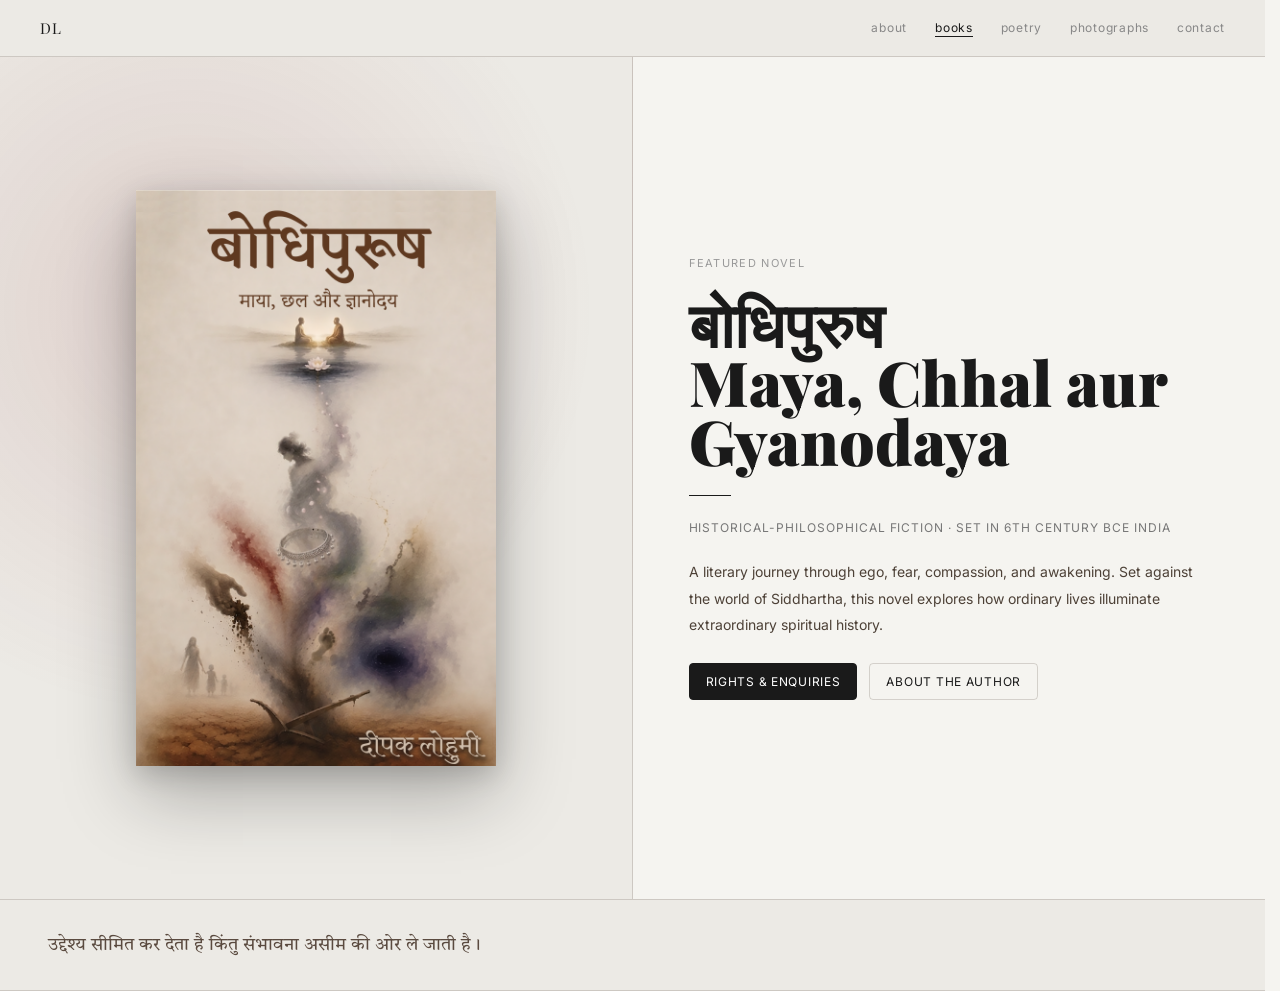
<file: books.html>
<!DOCTYPE html>
<html lang="hi">
<head>
<meta charset="UTF-8">
<meta name="viewport" content="width=device-width, initial-scale=1.0">
<title>Books — Deepak Lohumi</title>
<link href="https://fonts.googleapis.com/css2?family=Tiro+Devanagari+Hindi&family=Playfair+Display:ital,wght@0,700;0,900;1,400&family=Inter:wght@400;500&display=swap" rel="stylesheet">
<link rel="stylesheet" href="assets/css/common.css">
<style>
body { overflow-x: hidden; }

.book-hero {
  display: grid;
  grid-template-columns: 1fr 1fr;
  min-height: calc(100vh - 58px);
}
.book-visual {
  background: radial-gradient(circle at 30% 30%, rgba(141,47,47,.14), transparent 55%), var(--paper3);
  border-right: 0.5px solid var(--rule);
  display: grid;
  place-items: center;
  padding: 48px;
}
.book-visual img {
  width: min(360px, 78%);
  box-shadow: 0 28px 70px rgba(0,0,0,.28), 0 8px 24px rgba(0,0,0,.15);
}

.book-content {
  padding: 54px 56px;
  display: flex;
  flex-direction: column;
  justify-content: center;
  gap: 24px;
  background: var(--paper4);
}
.eyebrow {
  font-size: 11px;
  letter-spacing: .12em;
  text-transform: uppercase;
  color: #999;
}
.book-title {
  font-family: "Playfair Display", serif;
  font-size: clamp(38px, 5vw, 62px);
  font-weight: 900;
  line-height: .95;
  color: var(--ink2);
}
.book-rule {
  width: 42px;
  border: none;
  border-top: 1.5px solid var(--ink2);
}
.book-meta {
  font-size: 12px;
  letter-spacing: .08em;
  text-transform: uppercase;
  color: #777;
}
.book-copy {
  font-size: 14px;
  line-height: 1.9;
  color: #4d4137;
  max-width: 560px;
}
.book-actions {
  display: flex;
  gap: 12px;
  flex-wrap: wrap;
}
.btn {
  text-decoration: none;
  font-size: 12px;
  letter-spacing: .06em;
  text-transform: uppercase;
  border: 0.5px solid var(--rule);
  padding: 10px 16px;
  border-radius: 4px;
}
.btn.primary {
  background: var(--ink2);
  color: #fff;
  border-color: var(--ink2);
}
.btn.secondary {
  color: var(--ink2);
  background: transparent;
}

.quote-strip {
  border-top: 0.5px solid var(--rule);
  border-bottom: 0.5px solid var(--rule);
  background: var(--paper3);
  padding: 28px 48px;
}
.quote-strip p {
  font-family: "Tiro Devanagari Hindi", serif;
  font-size: 18px;
  line-height: 1.9;
  color: #5a4a3f;
}

@media (max-width: 880px) {
  .book-hero { grid-template-columns: 1fr; }
  .book-visual { border-right: none; border-bottom: 0.5px solid var(--rule); padding: 34px 24px; }
  .book-content { padding: 34px 22px 40px; }
  .quote-strip { padding: 22px; }
}
</style>
</head>
<body data-nav-active="books">

<div class="mobile-menu" id="mobileMenu">
  <div class="mobile-menu-deco"></div>
</div>

<nav class="nav">
  <a class="nav-logo nav-logo-link" href="index_.html">DL</a>
  <div class="nav-links"></div>
  <button class="hamburger" id="hamburger" aria-label="Menu">
    <span></span><span></span><span></span>
  </button>
</nav>

<section class="book-hero">
  <div class="book-visual">
    <img src="book-cover.png" alt="Book Cover — Bodhipurush">
  </div>
  <div class="book-content">
    <div class="eyebrow">featured novel</div>
    <h1 class="book-title">बोधिपुरुष<br>Maya, Chhal aur Gyanodaya</h1>
    <hr class="book-rule">
    <div class="book-meta">historical-philosophical fiction · set in 6th century BCE India</div>
    <p class="book-copy">
      A literary journey through ego, fear, compassion, and awakening. Set against the world of Siddhartha,
      this novel explores how ordinary lives illuminate extraordinary spiritual history.
    </p>
    <div class="book-actions">
      <a class="btn primary" href="contact.html">rights & enquiries</a>
      <a class="btn secondary" href="about.html">about the author</a>
    </div>
  </div>
</section>

<section class="quote-strip">
  <p>
    उद्देश्य सीमित कर देता है किंतु संभावना असीम की ओर ले जाती है।
  </p>
</section>

<script src="assets/js/nav-links.js" defer></script>
<script src="assets/js/nav.js" defer></script>
</body>
</html>
</file>
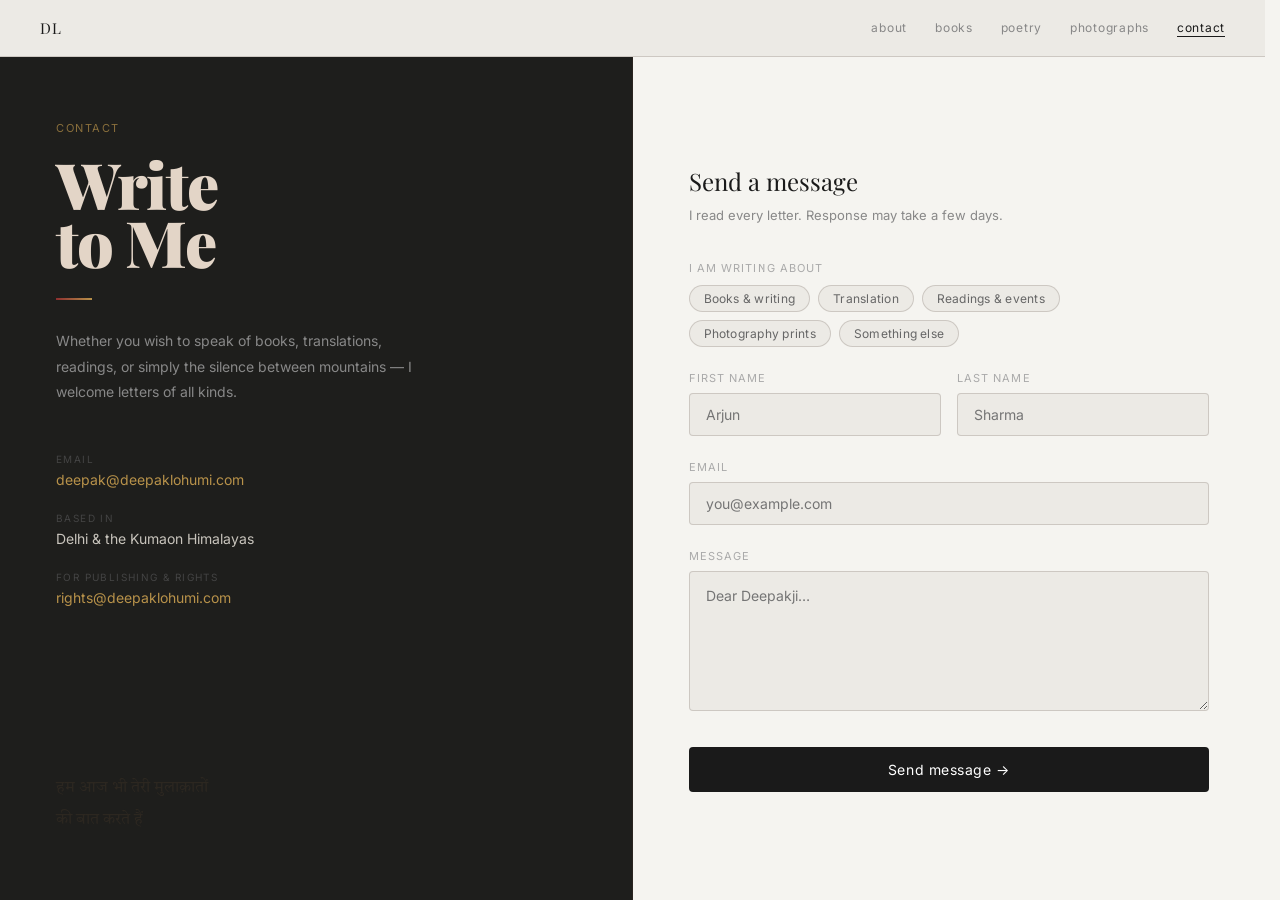
<file: contact.html>
<!DOCTYPE html>
<html lang="en">
<head>
<meta charset="UTF-8">
<meta name="viewport" content="width=device-width, initial-scale=1.0">
<title>Contact — Deepak Lohumi</title>
<link href="https://fonts.googleapis.com/css2?family=Tiro+Devanagari+Hindi&family=Playfair+Display:ital,wght@0,700;0,900;1,400&family=Inter:wght@400;500&display=swap" rel="stylesheet">
<link rel="stylesheet" href="assets/css/common.css">
<style>
:root {
  --paper:#e3d5c7; --paper2:#efe5da; --paper3:#eceae5; --paper4:#f5f4f0;
  --ink:#3f2d22; --ink2:#1a1a1a; --muted:#888; --rule:rgba(63,45,34,.18);
  --gold:#b8924a; --crimson:#8d2f2f; --dark:#1e1e1c; --dark2:#2c2c2a;
}
*,*::before,*::after{box-sizing:border-box;margin:0;padding:0;}
body{font-family:'Inter',sans-serif;background:var(--paper4);color:var(--ink2);overflow-x:hidden;}

/* LAYOUT */
.page-grid{display:grid;grid-template-columns:1fr 1fr;min-height:calc(100vh - 57px);}

/* LEFT — dark atmospheric panel */
.contact-left{
  background:var(--dark);
  padding:64px 56px;
  display:flex;flex-direction:column;justify-content:space-between;
  border-right:0.5px solid #2a2420;
}
.contact-eyebrow{font-size:11px;letter-spacing:.14em;text-transform:uppercase;color:var(--gold);opacity:.7;margin-bottom:20px;}
.contact-title{font-family:'Playfair Display',serif;font-size:clamp(44px,5vw,64px);font-weight:900;color:#e3d5c7;line-height:.9;letter-spacing:-.02em;margin-bottom:28px;}
.contact-rule{width:36px;height:1.5px;background:linear-gradient(90deg,var(--crimson),var(--gold));border:none;margin-bottom:28px;}
.contact-intro{font-size:14px;color:#888;line-height:1.85;max-width:380px;margin-bottom:48px;}
.contact-details{display:flex;flex-direction:column;gap:24px;}
.contact-item{}
.contact-item-label{font-size:10px;letter-spacing:.14em;text-transform:uppercase;color:#444;margin-bottom:6px;}
.contact-item-value{font-size:14px;color:#c8c4bc;}
.contact-item-value a{color:var(--gold);text-decoration:none;transition:opacity .2s;}
.contact-item-value a:hover{opacity:.7;}
.contact-quote{font-family:'Tiro Devanagari Hindi',serif;font-size:16px;color:#3a3025;line-height:2;opacity:.5;margin-top:auto;padding-top:40px;}

/* RIGHT — form */
.contact-right{
  background:var(--paper4);
  padding:64px 56px;
  display:flex;flex-direction:column;justify-content:center;
}
.form-title{font-family:'Playfair Display',serif;font-size:24px;color:var(--ink2);margin-bottom:8px;}
.form-sub{font-size:13px;color:var(--muted);margin-bottom:36px;line-height:1.6;}

.form-field{margin-bottom:24px;}
.form-label{display:block;font-size:11px;letter-spacing:.1em;text-transform:uppercase;color:#aaa;margin-bottom:8px;}
.form-input,.form-textarea{
  width:100%;
  background:var(--paper3);
  border:0.5px solid var(--rule);
  border-radius:4px;
  padding:12px 16px;
  font-size:14px;font-family:'Inter',sans-serif;color:var(--ink2);
  outline:none;
  transition:border-color .2s,background .2s;
}
.form-input:focus,.form-textarea:focus{border-color:var(--gold);background:var(--paper2);}
.form-textarea{height:140px;resize:vertical;line-height:1.7;}

.form-row{display:grid;grid-template-columns:1fr 1fr;gap:16px;}

.form-subject-chips{display:flex;flex-wrap:wrap;gap:8px;margin-bottom:24px;}
.subject-chip{
  font-size:12px;color:#666;border:0.5px solid var(--rule);
  padding:5px 14px;border-radius:20px;background:var(--paper3);
  cursor:pointer;transition:all .2s;letter-spacing:.02em;user-select:none;
}
.subject-chip:hover,.subject-chip.selected{background:var(--ink2);color:#fff;border-color:var(--ink2);}
.subject-label{font-size:11px;letter-spacing:.1em;text-transform:uppercase;color:#aaa;margin-bottom:10px;}

.form-btn{
  width:100%;padding:14px;
  background:var(--ink2);color:#fff;
  border:none;border-radius:4px;
  font-size:14px;font-family:'Inter',sans-serif;letter-spacing:.04em;
  cursor:pointer;transition:background .2s;
  margin-top:8px;
}
.form-btn:hover{background:var(--crimson);}

/* success state */
.form-success{display:none;text-align:center;padding:48px 20px;}
.form-success-icon{font-size:36px;margin-bottom:16px;}
.form-success-title{font-family:'Playfair Display',serif;font-size:22px;color:var(--ink2);margin-bottom:10px;}
.form-success-sub{font-size:14px;color:var(--muted);line-height:1.7;}

/* MOBILE */
@media(max-width:768px){
  .page-grid{grid-template-columns:1fr;}
  .contact-left{padding:40px 20px;min-height:auto;}
  .contact-quote{display:none;}
  .contact-right{padding:40px 20px;}
  .form-row{grid-template-columns:1fr;}
}
</style>
</head>
<body>

<div class="mobile-menu" id="mobileMenu">
  <div class="mobile-menu-deco"></div>
  <a href="about.html">about</a>
  <a href="#">books</a>
  <a href="poetry.html">poetry</a>
  <a href="photographs.html">photographs</a>
  <a href="contact.html" class="active">contact</a>
</div>

<nav class="nav">
  <a class="nav-logo nav-logo-link" href="index_.html">DL</a>
  <div class="nav-links">
    <a href="about.html">about</a>
    <a href="#">books</a>
    <a href="poetry.html">poetry</a>
    <a href="photographs.html">photographs</a>
    <a href="contact.html" class="active">contact</a>
  </div>
  <button class="hamburger" id="hamburger"><span></span><span></span><span></span></button>
</nav>

<div class="page-grid">

  <!-- LEFT -->
  <div class="contact-left">
    <div>
      <div class="contact-eyebrow">contact</div>
      <div class="contact-title">Write<br>to Me</div>
      <hr class="contact-rule">
      <p class="contact-intro">Whether you wish to speak of books, translations, readings, or simply the silence between mountains — I welcome letters of all kinds.</p>
      <div class="contact-details">
        <div class="contact-item">
          <div class="contact-item-label">email</div>
          <div class="contact-item-value"><a href="mailto:deepak@deepaklohumi.com">deepak@deepaklohumi.com</a></div>
        </div>
        <div class="contact-item">
          <div class="contact-item-label">based in</div>
          <div class="contact-item-value">Delhi &amp; the Kumaon Himalayas</div>
        </div>
        <div class="contact-item">
          <div class="contact-item-label">for publishing &amp; rights</div>
          <div class="contact-item-value"><a href="mailto:rights@deepaklohumi.com">rights@deepaklohumi.com</a></div>
        </div>
      </div>
    </div>
    <div class="contact-quote">
      हम आज भी तेरी मुलाक़ातों<br>की बात करते हैं
    </div>
  </div>

  <!-- RIGHT — FORM -->
  <div class="contact-right">
    <div id="formWrap">
      <div class="form-title">Send a message</div>
      <p class="form-sub">I read every letter. Response may take a few days.</p>

      <div class="subject-label">I am writing about</div>
      <div class="form-subject-chips">
        <span class="subject-chip" onclick="selectChip(this)">Books &amp; writing</span>
        <span class="subject-chip" onclick="selectChip(this)">Translation</span>
        <span class="subject-chip" onclick="selectChip(this)">Readings &amp; events</span>
        <span class="subject-chip" onclick="selectChip(this)">Photography prints</span>
        <span class="subject-chip" onclick="selectChip(this)">Something else</span>
      </div>

      <div class="form-row">
        <div class="form-field">
          <label class="form-label" for="fname">First name</label>
          <input class="form-input" id="fname" type="text" placeholder="Arjun">
        </div>
        <div class="form-field">
          <label class="form-label" for="lname">Last name</label>
          <input class="form-input" id="lname" type="text" placeholder="Sharma">
        </div>
      </div>

      <div class="form-field">
        <label class="form-label" for="email">Email</label>
        <input class="form-input" id="email" type="email" placeholder="you@example.com">
      </div>

      <div class="form-field">
        <label class="form-label" for="message">Message</label>
        <textarea class="form-textarea" id="message" placeholder="Dear Deepakji…"></textarea>
      </div>

      <button class="form-btn" onclick="submitForm()">Send message →</button>
    </div>

    <div class="form-success" id="formSuccess">
      <div class="form-success-icon">✦</div>
      <div class="form-success-title">Message received</div>
      <p class="form-success-sub">Thank you for writing. Deepak will respond when the mountains allow.</p>
    </div>
  </div>

</div>

<script src="assets/js/nav-links.js" defer></script>
<script src="assets/js/nav.js" defer></script>
<script src="assets/js/contact.js" defer></script>
</body>
</html>
</file>
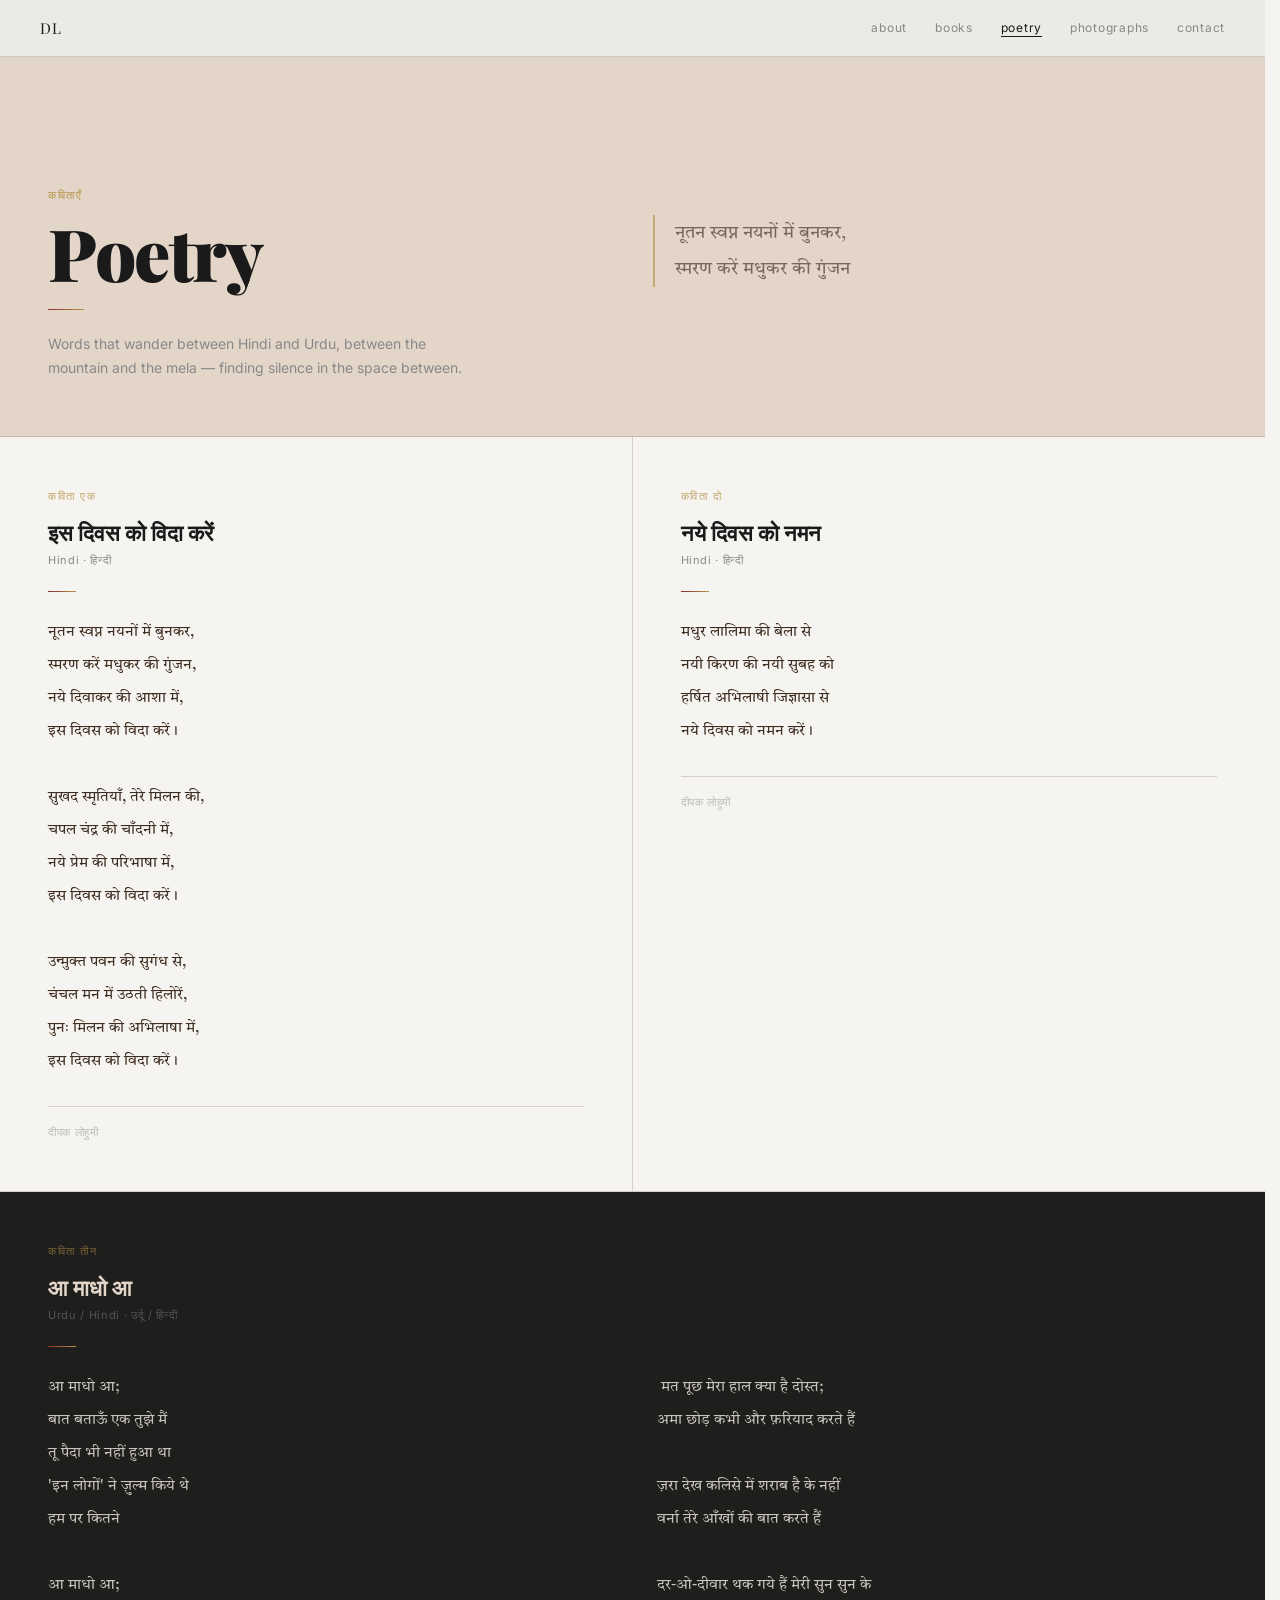
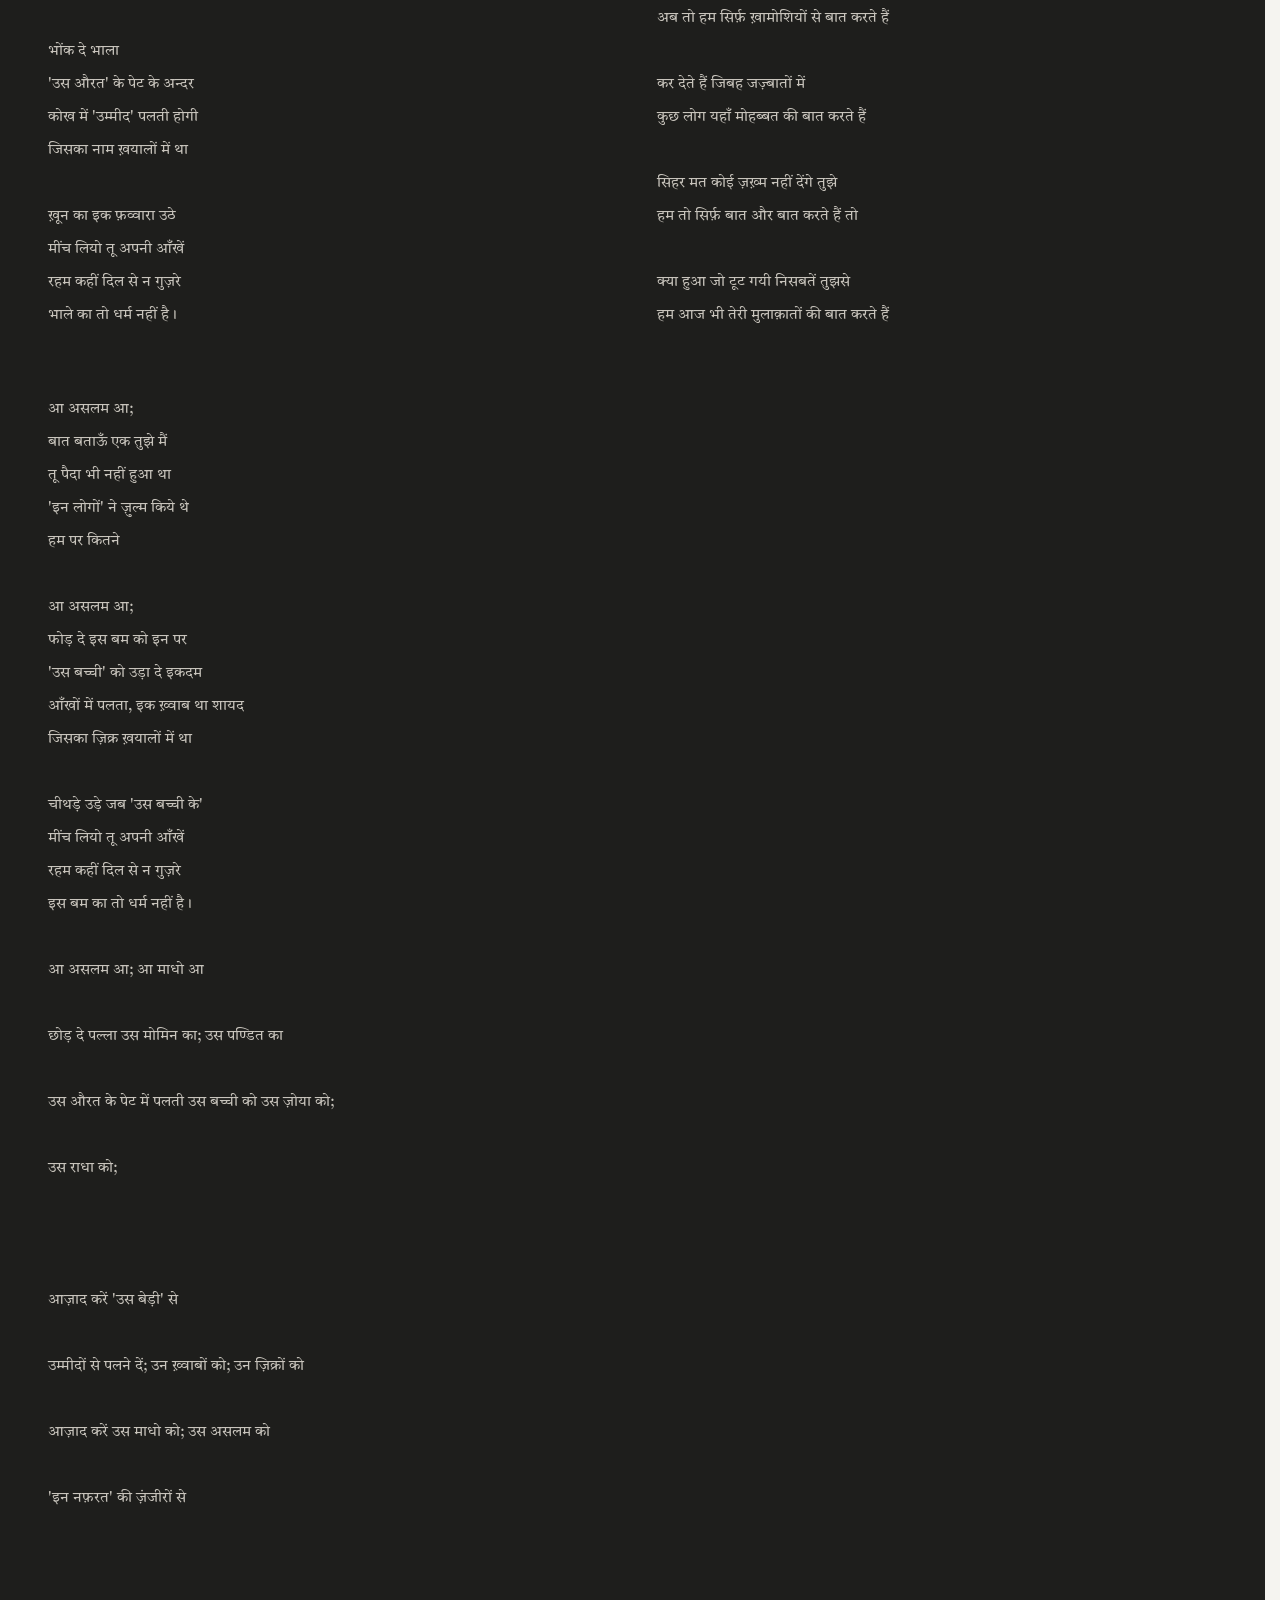
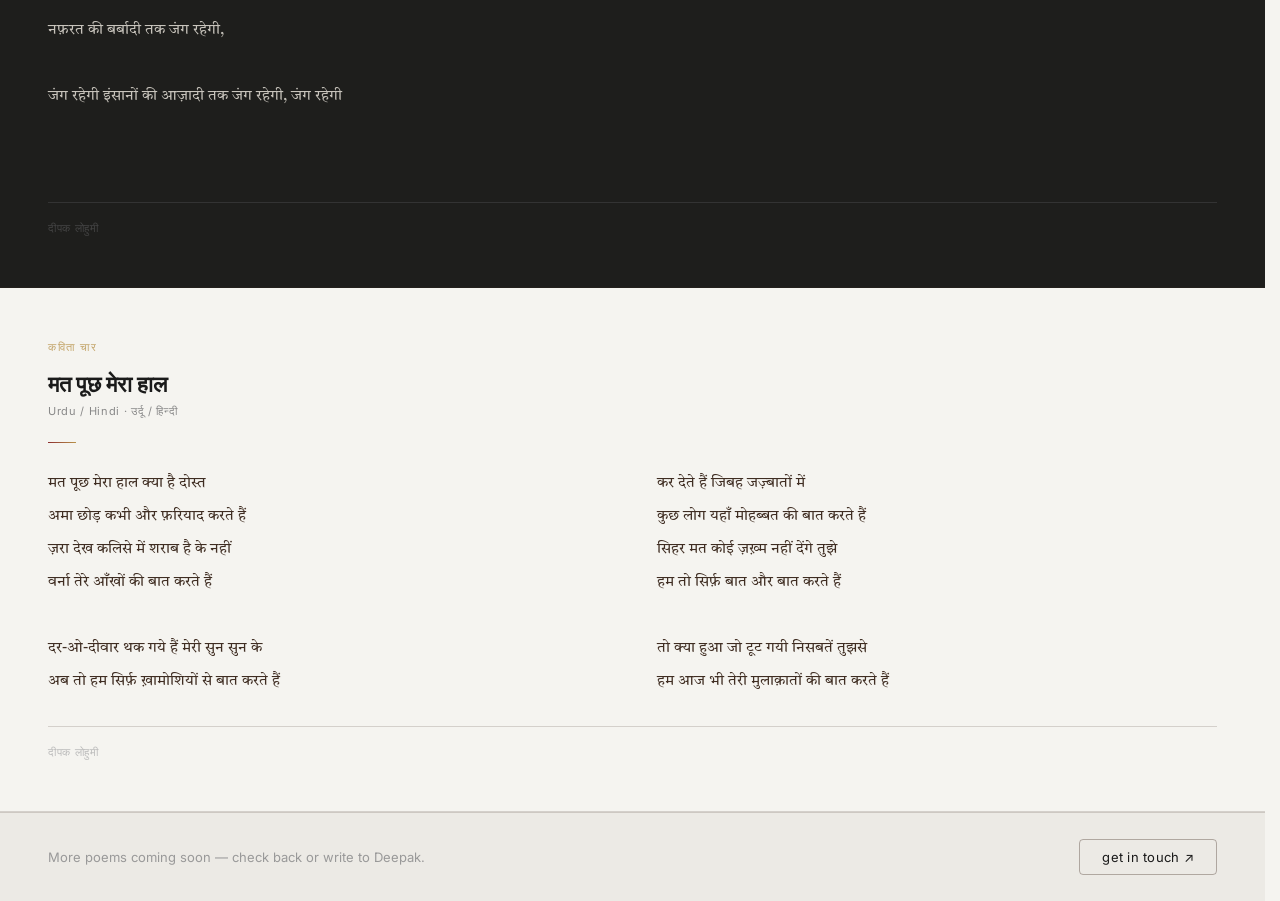
<file: poetry.html>
<!DOCTYPE html>
<html lang="hi">
<head>
<meta charset="UTF-8">
<meta name="viewport" content="width=device-width, initial-scale=1.0">
<title>Poetry — Deepak Lohumi</title>
<link href="https://fonts.googleapis.com/css2?family=Tiro+Devanagari+Hindi&family=Playfair+Display:ital,wght@0,700;0,900;1,400&family=Inter:wght@400;500&display=swap" rel="stylesheet">
<link rel="stylesheet" href="assets/css/common.css">
<style>
:root {
  --paper:#e3d5c7; --paper2:#efe5da; --paper3:#eceae5; --paper4:#f5f4f0;
  --ink:#3f2d22; --ink2:#1a1a1a; --muted:#888; --rule:rgba(63,45,34,.18);
  --gold:#b8924a; --crimson:#8d2f2f; --dark:#1e1e1c; --dark2:#2c2c2a;
}
*,*::before,*::after{box-sizing:border-box;margin:0;padding:0;}
body{font-family:'Inter',sans-serif;background:var(--paper4);color:var(--ink2);overflow-x:hidden;}

/* HERO */
.hero{padding:64px 48px 56px;background:var(--paper);border-bottom:0.5px solid var(--rule);display:grid;grid-template-columns:1fr 1fr;gap:40px;align-items:end;}
.hero-eyebrow{font-size:11px;letter-spacing:.14em;text-transform:uppercase;color:var(--gold);margin-bottom:18px;}
.hero-title{font-family:'Playfair Display',serif;font-size:clamp(44px,6vw,72px);font-weight:900;color:var(--ink2);line-height:.9;letter-spacing:-.02em;margin-bottom:24px;}
.hero-rule{width:36px;height:1.5px;background:linear-gradient(90deg,var(--crimson),var(--gold));border:none;margin-bottom:22px;}
.hero-sub{font-size:14px;color:var(--muted);line-height:1.7;max-width:420px;}
.hero-right-quote{font-family:'Tiro Devanagari Hindi',serif;font-size:18px;color:var(--ink);line-height:2;opacity:.65;border-left:2px solid var(--gold);padding-left:20px;align-self:center;}

/* POEM GRID */
.poems-grid{display:grid;grid-template-columns:1fr 1fr;gap:0;}
.poem-card{padding:52px 48px;border-bottom:0.5px solid var(--rule);border-right:0.5px solid var(--rule);transition:background .3s;}
.poem-card:nth-child(even){border-right:none;}
.poem-card:hover{background:var(--paper2);}
.poem-number{font-size:11px;letter-spacing:.14em;text-transform:uppercase;color:var(--gold);margin-bottom:14px;opacity:.8;}
.poem-title{font-family:'Playfair Display',serif;font-size:22px;font-weight:700;color:var(--ink2);margin-bottom:6px;}
.poem-lang{font-size:11px;color:var(--muted);letter-spacing:.06em;margin-bottom:24px;}
.poem-rule{width:28px;height:1px;background:linear-gradient(90deg,var(--crimson),var(--gold));border:none;margin-bottom:24px;}
.poem-body{font-family:'Tiro Devanagari Hindi',serif;font-size:15px;color:var(--ink);line-height:2.2;white-space:pre-line;}
.poem-body.roman{font-family:'Playfair Display',serif;font-style:italic;font-size:14px;line-height:2.0;color:#444;}
.poem-footer{margin-top:28px;padding-top:18px;border-top:0.5px solid var(--rule);font-size:11px;color:#bbb;letter-spacing:.06em;text-transform:uppercase;}

/* FULL WIDTH poem (3rd poem — political, deserves full canvas) */
.poem-card.full{grid-column:1/-1;border-right:none;background:var(--dark);transition:none;}
.poem-card.full:hover{background:var(--dark);}
.poem-card.full .poem-number{color:var(--gold);opacity:.6;}
.poem-card.full .poem-title{color:#e3d5c7;}
.poem-card.full .poem-lang{color:#555;}
.poem-card.full .poem-rule{background:linear-gradient(90deg,var(--crimson),var(--gold));}
.poem-card.full .poem-body{color:#c8c4bc;}
.poem-card.full .poem-footer{border-top-color:#333;color:#444;}

/* TWO-COLUMN poem body for poem 3 on desktop */
.poem-body-cols{display:grid;grid-template-columns:1fr 1fr;gap:48px;}
.poem-stanza{margin-bottom:28px;}
.poem-stanza-break{grid-column:1/-1;border-top:0.5px solid #2a2a28;margin:8px 0 24px;}

/* CTA */
.cta{padding:26px 48px;display:flex;align-items:center;justify-content:space-between;background:var(--paper3);border-top:0.5px solid var(--rule);}
.cta-text{font-size:13px;color:#999;}
.cta-btn{font-size:13px;color:var(--ink2);border:0.5px solid rgba(63,45,34,.35);background:transparent;padding:9px 22px;border-radius:4px;cursor:pointer;font-family:'Inter',sans-serif;letter-spacing:.02em;transition:background .2s;}
.cta-btn:hover{background:var(--paper2);}

/* MOBILE */
@media(max-width:768px){
  .hero{grid-template-columns:1fr;padding:40px 20px 36px;gap:24px;}
  .hero-right-quote{border-left:none;padding-left:0;border-top:1px solid var(--rule);padding-top:20px;font-size:16px;}
  .poems-grid{grid-template-columns:1fr;}
  .poem-card{padding:36px 20px;border-right:none;}
  .poem-card.full{padding:36px 20px;}
  .poem-body-cols{grid-template-columns:1fr;gap:0;}
  .cta{padding:22px 20px;flex-direction:column;gap:14px;text-align:center;}
}
</style>
</head>
<body>

<div class="mobile-menu" id="mobileMenu">
  <div class="mobile-menu-deco"></div>
  <a href="about.html">about</a>
  <a href="#">books</a>
  <a href="poetry.html" class="active">poetry</a>
  <a href="photographs.html">photographs</a>
  <a href="contact.html">contact</a>
</div>

<nav class="nav">
  <a class="nav-logo nav-logo-link" href="index_.html">DL</a>
  <div class="nav-links">
    <a href="about.html">about</a>
    <a href="#">books</a>
    <a href="poetry.html" class="active">poetry</a>
    <a href="photographs.html">photographs</a>
    <a href="contact.html">contact</a>
  </div>
  <button class="hamburger" id="hamburger"><span></span><span></span><span></span></button>
</nav>

<!-- HERO -->
<div class="hero">
  <div>
    <div class="hero-eyebrow">कविताएँ</div>
    <div class="hero-title">Poetry</div>
    <hr class="hero-rule">
    <p class="hero-sub">Words that wander between Hindi and Urdu, between the mountain and the mela — finding silence in the space between.</p>
  </div>
  <div class="hero-right-quote">
    नूतन स्वप्न नयनों में बुनकर,<br>
    स्मरण करें मधुकर की गुंजन
  </div>
</div>

<!-- POEMS -->
<div class="poems-grid">

  <!-- Poem 1 -->
  <div class="poem-card">
    <div class="poem-number">कविता एक</div>
    <div class="poem-title">इस दिवस को विदा करें</div>
    <div class="poem-lang">Hindi · हिन्दी</div>
    <hr class="poem-rule">
    <div class="poem-body">नूतन स्वप्न नयनों में बुनकर,
स्मरण करें मधुकर की गुंजन,
नये दिवाकर की आशा में,
इस दिवस को विदा करें।

सुखद स्मृतियाँ, तेरे मिलन की,
चपल चंद्र की चाँदनी में,
नये प्रेम की परिभाषा में,
इस दिवस को विदा करें।

उन्मुक्त पवन की सुगंध से,
चंचल मन में उठती हिलोरें,
पुनः मिलन की अभिलाषा में,
इस दिवस को विदा करें।</div>
    <div class="poem-footer">दीपक लोहुमी</div>
  </div>

  <!-- Poem 2 -->
  <div class="poem-card">
    <div class="poem-number">कविता दो</div>
    <div class="poem-title">नये दिवस को नमन</div>
    <div class="poem-lang">Hindi · हिन्दी</div>
    <hr class="poem-rule">
    <div class="poem-body">मधुर लालिमा की बेला से
नयी किरण की नयी सुबह को
हर्षित अभिलाषी जिज्ञासा से
नये दिवस को नमन करें।</div>
    <div class="poem-footer">दीपक लोहुमी</div>
  </div>

  <!-- Poem 3 — full width, dark, political -->
  <div class="poem-card full">
    <div class="poem-number">कविता तीन</div>
    <div class="poem-title">आ माधो आ</div>
    <div class="poem-lang">Urdu / Hindi · उर्दू / हिन्दी</div>
    <hr class="poem-rule">
    <div class="poem-body-cols">
      <div>
        <div class="poem-stanza">
<div class="poem-body">आ माधो आ;
बात बताऊँ एक तुझे मैं
तू पैदा भी नहीं हुआ था
'इन लोगों' ने ज़ुल्म किये थे
हम पर कितने

आ माधो आ;

भोंक दे भाला
'उस औरत' के पेट के अन्दर
कोख में 'उम्मीद' पलती होगी
जिसका नाम ख़यालों में था

ख़ून का इक फ़व्वारा उठे
मींच लियो तू अपनी आँखें
रहम कहीं दिल से न गुज़रे
भाले का तो धर्म नहीं है।</div>
        </div>
        <div class="poem-stanza">
<div class="poem-body">
  <p>आ असलम आ;
    बात बताऊँ एक तुझे मैं
    तू पैदा भी नहीं हुआ था
    'इन लोगों' ने ज़ुल्म किये थे
    हम पर कितने
    
    आ असलम आ;
    फोड़ दे इस बम को इन पर
    'उस बच्ची' को उड़ा दे इकदम
    आँखों में पलता, इक ख़्वाब था शायद
    जिसका ज़िक्र ख़यालों में था
    
    चीथड़े उड़े जब 'उस बच्ची के'
    मींच लियो तू अपनी आँखें
    रहम कहीं दिल से न गुज़रे
    इस बम का तो धर्म नहीं है।</p>
  <p>आ असलम आ; आ माधो आ <br>
    छोड़ दे पल्ला उस मोमिन का; उस पण्डित का <br>
    उस औरत के पेट में पलती उस बच्ची को उस ज़ोया को; <br>
    उस राधा को;<br>
<br>
    आज़ाद करें 'उस बेड़ी' से <br>
    उम्मीदों से पलने दें; उन ख़्वाबों को; उन ज़िक्रों को <br>
    आज़ाद करें उस माधो को; उस असलम को <br>
    'इन नफ़रत' की ज़ंजीरों से<br>
<br>
    नफ़रत की बर्बादी तक जंग रहेगी, <br>
    जंग रहेगी इंसानों की आज़ादी तक जंग रहेगी, जंग रहेगी&nbsp;</p>
</div>
        </div>
      </div>
      <div>
        <div class="poem-stanza">
<div class="poem-body">&nbsp;मत पूछ मेरा हाल क्या है दोस्त;
  अमा छोड़ कभी और फ़रियाद करते हैं
 
  ज़रा देख कलिसे में शराब है के नहीं
  वर्ना तेरे आँखों की बात करते हैं 
  
  दर-ओ-दीवार थक गये हैं मेरी सुन सुन के
  अब तो हम सिर्फ़ ख़ामोशियों से बात करते हैं
  
  कर देते हैं जिबह जज़्बातों में 
कुछ लोग यहाँ मोहब्बत की बात करते हैं 

सिहर मत कोई ज़ख़्म नहीं देंगे तुझे 
हम तो सिर्फ़ बात और बात करते हैं तो 

क्या हुआ जो टूट गयी निसबतें तुझसे 
हम आज भी तेरी मुलाक़ातों की बात करते हैं</div>
        </div>
      </div>
    </div>
    <div class="poem-footer">दीपक लोहुमी</div>
  </div>

  <!-- Poem 4 -->
  <div class="poem-card" style="grid-column:1/-1;border-right:none;">
    <div class="poem-number">कविता चार</div>
    <div class="poem-title">मत पूछ मेरा हाल</div>
    <div class="poem-lang">Urdu / Hindi · उर्दू / हिन्दी</div>
    <hr class="poem-rule">
    <div style="display:grid;grid-template-columns:1fr 1fr;gap:48px;">
      <div class="poem-body">मत पूछ मेरा हाल क्या है दोस्त
अमा छोड़ कभी और फ़रियाद करते हैं
ज़रा देख कलिसे में शराब है के नहीं
वर्ना तेरे आँखों की बात करते हैं

दर-ओ-दीवार थक गये हैं मेरी सुन सुन के
अब तो हम सिर्फ़ ख़ामोशियों से बात करते हैं</div>
      <div class="poem-body">कर देते हैं जिबह जज़्बातों में
कुछ लोग यहाँ मोहब्बत की बात करते हैं
सिहर मत कोई ज़ख़्म नहीं देंगे तुझे
हम तो सिर्फ़ बात और बात करते हैं

तो क्या हुआ जो टूट गयी निसबतें तुझसे
हम आज भी तेरी मुलाक़ातों की बात करते हैं</div>
    </div>
    <div class="poem-footer">दीपक लोहुमी</div>
  </div>

</div><!-- /poems-grid -->

<div class="cta">
  <span class="cta-text">More poems coming soon — check back or write to Deepak.</span>
  <a href="contact.html"><button class="cta-btn">get in touch ↗</button></a>
</div>

<script src="assets/js/nav-links.js" defer></script>
<script src="assets/js/nav.js" defer></script>
<script src="assets/js/poetry.js" defer></script>
</body>
</html>
</file>
<file: assets/css/common.css>
:root {
  --paper: #e3d5c7;
  --paper2: #efe5da;
  --paper3: #eceae5;
  --paper4: #f5f4f0;
  --ink: #3f2d22;
  --ink2: #1a1a1a;
  --muted: #888;
  --rule: rgba(63, 45, 34, 0.18);
  --gold: #b8924a;
  --crimson: #8d2f2f;
  --dark: #1e1e1c;
  --dark2: #2c2c2a;
}

*,
*::before,
*::after {
  box-sizing: border-box;
  margin: 0;
  padding: 0;
}

html {
  overflow-y: scroll;
}

@supports (scrollbar-gutter: stable) {
  html {
    overflow-y: auto;
    scrollbar-gutter: stable;
  }
}

body {
  font-family: "Inter", sans-serif;
  background: var(--paper4);
  color: var(--ink2);
  opacity: 1;
  transition: opacity 220ms ease;
}

body.page-transition-out {
  opacity: 0;
}

.nav {
  display: flex;
  align-items: center;
  justify-content: space-between;
  padding: 18px 40px;
  border-bottom: 0.5px solid var(--rule);
  background: var(--paper3);
  position: sticky;
  top: 0;
  z-index: 50;
}

.nav-logo {
  font-family: "Playfair Display", serif;
  font-size: 15px;
  color: var(--ink2);
  letter-spacing: 0.04em;
}

.nav-brand {
  font-family: "Playfair Display", serif;
  font-size: 15px;
  color: var(--ink2);
  letter-spacing: 0.04em;
  text-decoration: none;
}

.nav-logo-link {
  text-decoration: none;
  color: inherit;
}

.nav-links {
  display: flex;
  gap: 28px;
}

.nav-links a {
  font-size: 12px;
  color: var(--muted);
  text-decoration: none;
  letter-spacing: 0.06em;
  border-bottom: 1.5px solid transparent;
  padding-bottom: 1px;
  transition: color 0.2s;
}

.nav-links a:hover {
  color: var(--ink2);
}

.nav-links a.active {
  color: var(--ink2);
  border-bottom-color: var(--ink2);
}

.hamburger {
  display: none;
  flex-direction: column;
  gap: 5px;
  cursor: pointer;
  background: none;
  border: none;
  padding: 4px;
}

.hamburger span {
  display: block;
  width: 22px;
  height: 1.5px;
  background: var(--ink2);
  border-radius: 2px;
  transition: transform 0.3s, opacity 0.3s;
}

.hamburger.open span:nth-child(1) {
  transform: translateY(6.5px) rotate(45deg);
}

.hamburger.open span:nth-child(2) {
  opacity: 0;
}

.hamburger.open span:nth-child(3) {
  transform: translateY(-6.5px) rotate(-45deg);
}

.mobile-menu {
  position: fixed;
  inset: 0;
  z-index: 49;
  background: var(--paper);
  display: flex;
  flex-direction: column;
  align-items: center;
  justify-content: center;
  gap: 36px;
  transform: translateX(100%);
  transition: transform 0.42s cubic-bezier(0.77, 0, 0.175, 1);
  pointer-events: none;
}

.mobile-menu.open {
  transform: translateX(0);
  pointer-events: all;
}

.mobile-menu a {
  font-family: "Playfair Display", serif;
  font-size: 26px;
  color: var(--ink2);
  text-decoration: none;
  opacity: 0;
  transform: translateY(16px);
  transition: opacity 0.3s, transform 0.3s;
}

.mobile-menu.open a {
  opacity: 1;
  transform: translateY(0);
}

.mobile-menu.open a:nth-child(1) {
  transition-delay: 0.1s;
}

.mobile-menu.open a:nth-child(2) {
  transition-delay: 0.17s;
}

.mobile-menu.open a:nth-child(3) {
  transition-delay: 0.24s;
}

.mobile-menu.open a:nth-child(4) {
  transition-delay: 0.31s;
}

.mobile-menu.open a:nth-child(5) {
  transition-delay: 0.38s;
}

.mobile-menu a.active {
  color: var(--crimson);
}

.mobile-menu-deco {
  position: absolute;
  right: -60px;
  bottom: 10%;
  width: 320px;
  height: 320px;
  border-radius: 50%;
  background: radial-gradient(circle, rgba(184, 146, 74, 0.18), transparent 70%);
  pointer-events: none;
}

.mobile-menu-accent {
  position: absolute;
  right: -60px;
  bottom: 10%;
  width: 320px;
  height: 320px;
  border-radius: 50%;
  background: radial-gradient(circle, rgba(184, 146, 74, 0.18), transparent 70%);
  pointer-events: none;
}

.hero {
  display: grid;
  grid-template-columns: 1fr 1fr;
  min-height: 380px;
}

.hero-left {
  padding: 48px;
  display: flex;
  flex-direction: column;
  justify-content: space-between;
  border-right: 0.5px solid var(--rule);
  background: var(--paper4);
}

.hero-label {
  font-size: 11px;
  color: #aaa;
  letter-spacing: 0.12em;
  text-transform: uppercase;
  margin-bottom: 18px;
}

.hero-name {
  font-family: "Playfair Display", serif;
  font-size: clamp(40px, 5.5vw, 68px);
  font-weight: 900;
  color: var(--ink2);
  line-height: 0.92;
  letter-spacing: -0.02em;
}

.hero-rule {
  border: none;
  border-top: 1.5px solid var(--ink2);
  margin: 22px 0 12px;
}

.hero-tagline {
  font-size: 13px;
  color: var(--muted);
  letter-spacing: 0.06em;
}

.hero-quote {
  font-family: "Playfair Display", serif;
  font-style: italic;
  font-size: 15px;
  color: #666;
  line-height: 1.75;
  border-left: 2px solid var(--gold);
  padding-left: 16px;
}

.hero-right {
  background: var(--dark);
  display: grid;
  grid-template-columns: 1fr 1fr;
  grid-template-rows: 1fr 1fr;
  gap: 2px;
  overflow: hidden;
}

.hero-thumb {
  overflow: hidden;
  position: relative;
}

.hero-thumb img {
  width: 100%;
  height: 100%;
  object-fit: cover;
  display: block;
  filter: brightness(0.72);
  transition: filter 0.35s ease;
  will-change: filter;
}

.hero-thumb:hover img {
  filter: brightness(1);
}

.hero-thumb-label {
  position: absolute;
  bottom: 10px;
  left: 12px;
  font-size: 10px;
  color: rgba(255, 255, 255, 0.5);
  letter-spacing: 0.06em;
}

.filter-bar {
  padding: 18px 48px;
  border-top: 0.5px solid var(--rule);
  border-bottom: 0.5px solid var(--rule);
  display: flex;
  align-items: center;
  gap: 10px;
  flex-wrap: wrap;
  background: var(--paper3);
}

.filter-label {
  font-size: 11px;
  color: #aaa;
  letter-spacing: 0.1em;
  text-transform: uppercase;
  margin-right: 8px;
}

.filter-btn {
  font-size: 12px;
  color: #666;
  border: 0.5px solid var(--rule);
  padding: 5px 14px;
  border-radius: 20px;
  background: transparent;
  cursor: pointer;
  font-family: "Inter", sans-serif;
  letter-spacing: 0.02em;
  transition: background 0.2s, color 0.2s, border-color 0.2s;
}

.filter-btn:hover,
.filter-btn.active {
  background: var(--ink2);
  color: #fff;
  border-color: var(--ink2);
}

.carousel-section {
  padding: 40px 0 40px 48px;
  border-bottom: 0.5px solid var(--rule);
  background: var(--paper4);
}

.carousel-header {
  display: flex;
  align-items: center;
  justify-content: space-between;
  padding-right: 48px;
  margin-bottom: 24px;
}

.section-label {
  font-size: 11px;
  color: #aaa;
  letter-spacing: 0.12em;
  text-transform: uppercase;
}

.carousel-count {
  font-size: 12px;
  color: #bbb;
}

.carousel-nav {
  display: flex;
  gap: 8px;
}

.carousel-btn {
  width: 36px;
  height: 36px;
  border: 0.5px solid var(--rule);
  background: var(--paper3);
  border-radius: 50%;
  cursor: pointer;
  font-size: 15px;
  color: #555;
  display: flex;
  align-items: center;
  justify-content: center;
  transition: background 0.2s, color 0.2s, border-color 0.2s;
  will-change: auto;
}

.carousel-btn:hover {
  background: var(--ink2);
  color: #fff;
  border-color: var(--ink2);
}

.carousel-btn:disabled {
  opacity: 0.3;
  cursor: default;
}

.carousel-track-wrap {
  overflow: hidden;
}

.carousel-track {
  display: flex;
  gap: 16px;
  transition: transform 0.38s cubic-bezier(0.25, 0.46, 0.45, 0.94);
  will-change: transform;
  padding-right: 48px;
}

.carousel-item {
  flex: 0 0 260px;
  cursor: pointer;
}

.carousel-img-wrap {
  width: 260px;
  height: 190px;
  overflow: hidden;
  border-radius: 3px;
  background: var(--dark2);
  position: relative;
}

.carousel-img-wrap img {
  width: 100%;
  height: 100%;
  object-fit: cover;
  display: block;
  transition: transform 0.4s ease;
  will-change: transform;
  content-visibility: auto;
}

.carousel-item:hover .carousel-img-wrap img {
  transform: scale(1.05);
}

.carousel-meta {
  margin-top: 10px;
}

.carousel-title {
  font-size: 13px;
  color: #333;
  font-weight: 500;
  margin-bottom: 3px;
}

.carousel-loc {
  font-size: 11px;
  color: var(--muted);
  letter-spacing: 0.04em;
}

.progress-bar-wrap {
  margin: 22px 48px 0 0;
  height: 2px;
  background: rgba(63, 45, 34, 0.12);
  border-radius: 2px;
}

.progress-bar {
  height: 100%;
  background: linear-gradient(90deg, var(--crimson), var(--gold));
  border-radius: 2px;
  transition: width 0.38s ease;
}

.mobile-grid-section {
  display: none;
  padding: 28px 16px 40px;
  border-bottom: 0.5px solid var(--rule);
  background: var(--paper4);
}

.mobile-grid-header {
  margin-bottom: 20px;
}

.mobile-grid-inner {
  display: grid;
  grid-template-columns: 1fr 1fr;
  gap: 12px;
}

.mobile-grid-item {
  cursor: pointer;
}

.mobile-grid-img {
  width: 100%;
  aspect-ratio: 4 / 3;
  overflow: hidden;
  border-radius: 3px;
  background: var(--dark2);
}

.mobile-grid-img img {
  width: 100%;
  height: 100%;
  object-fit: cover;
  display: block;
  transition: transform 0.3s ease;
  will-change: transform;
}

.mobile-grid-item:active .mobile-grid-img img {
  transform: scale(1.04);
}

.mobile-grid-meta {
  margin-top: 7px;
}

.mobile-grid-title {
  font-size: 12px;
  color: #333;
  font-weight: 500;
  margin-bottom: 2px;
}

.mobile-grid-loc {
  font-size: 10px;
  color: var(--muted);
}

.lightbox {
  display: none;
  position: fixed;
  inset: 0;
  background: rgba(18, 12, 8, 0.95);
  z-index: 100;
  align-items: center;
  justify-content: center;
  flex-direction: column;
  gap: 16px;
  will-change: opacity;
}

.lightbox.open {
  display: flex;
}

.lightbox img {
  max-width: 86vw;
  max-height: 72vh;
  object-fit: contain;
  border-radius: 2px;
  will-change: transform;
}

.lightbox-meta {
  text-align: center;
}

.lightbox-title {
  font-family: "Playfair Display", serif;
  font-size: 18px;
  color: #e3d5c7;
  margin-bottom: 5px;
}

.lightbox-loc {
  font-size: 12px;
  color: #666;
  letter-spacing: 0.07em;
  text-transform: uppercase;
}

.lightbox-close {
  position: fixed;
  top: 24px;
  right: 28px;
  font-size: 20px;
  color: #555;
  cursor: pointer;
  background: none;
  border: none;
  font-family: "Inter", sans-serif;
  transition: color 0.2s;
}

.lightbox-close:hover {
  color: #fff;
}

.lightbox-arrows {
  display: flex;
  gap: 14px;
  margin-top: 4px;
}

.lb-btn {
  width: 40px;
  height: 40px;
  border: 0.5px solid #3a3530;
  background: transparent;
  border-radius: 50%;
  cursor: pointer;
  font-size: 16px;
  color: #777;
  display: flex;
  align-items: center;
  justify-content: center;
  transition: background 0.2s, color 0.2s, border-color 0.2s;
}

.lb-btn:hover {
  background: var(--paper);
  color: var(--ink2);
  border-color: var(--paper);
}

.lb-swipe-hint {
  display: none;
  font-size: 11px;
  color: #444;
  letter-spacing: 0.06em;
  margin-top: 2px;
}

.cta {
  padding: 26px 48px;
  display: flex;
  align-items: center;
  justify-content: space-between;
  background: var(--paper3);
  border-top: 0.5px solid var(--rule);
}

.cta-text {
  font-size: 13px;
  color: #999;
}

.cta-btn {
  font-size: 13px;
  color: var(--ink2);
  border: 0.5px solid #aaa;
  background: transparent;
  padding: 9px 22px;
  border-radius: 4px;
  cursor: pointer;
  font-family: "Inter", sans-serif;
  letter-spacing: 0.02em;
  transition: background 0.2s;
}

.cta-btn:hover {
  background: var(--paper2);
}

@media (max-width: 768px) {
  .nav {
    padding: 14px 20px;
  }

  .nav-links {
    display: none;
  }

  .hamburger {
    display: flex;
  }

  .hero {
    grid-template-columns: 1fr;
    min-height: auto;
  }

  .hero-left {
    padding: 32px 20px;
    border-right: none;
    border-bottom: 0.5px solid var(--rule);
    gap: 24px;
  }

  .hero-right {
    grid-template-columns: 1fr 1fr;
    grid-template-rows: 130px 130px;
  }

  .filter-bar {
    padding: 12px 16px;
    gap: 8px;
  }

  .filter-label {
    display: none;
  }

  .filter-btn {
    font-size: 11px;
    padding: 4px 11px;
  }

  .carousel-section {
    display: none !important;
  }

  .mobile-grid-section {
    display: block !important;
  }

  .cta {
    padding: 22px 20px;
    flex-direction: column;
    gap: 14px;
    text-align: center;
  }

  .lightbox img {
    max-width: 94vw;
    max-height: 60vh;
  }

  .lb-swipe-hint {
    display: block;
  }

  .lightbox-arrows {
    display: none;
  }
}
</file>
